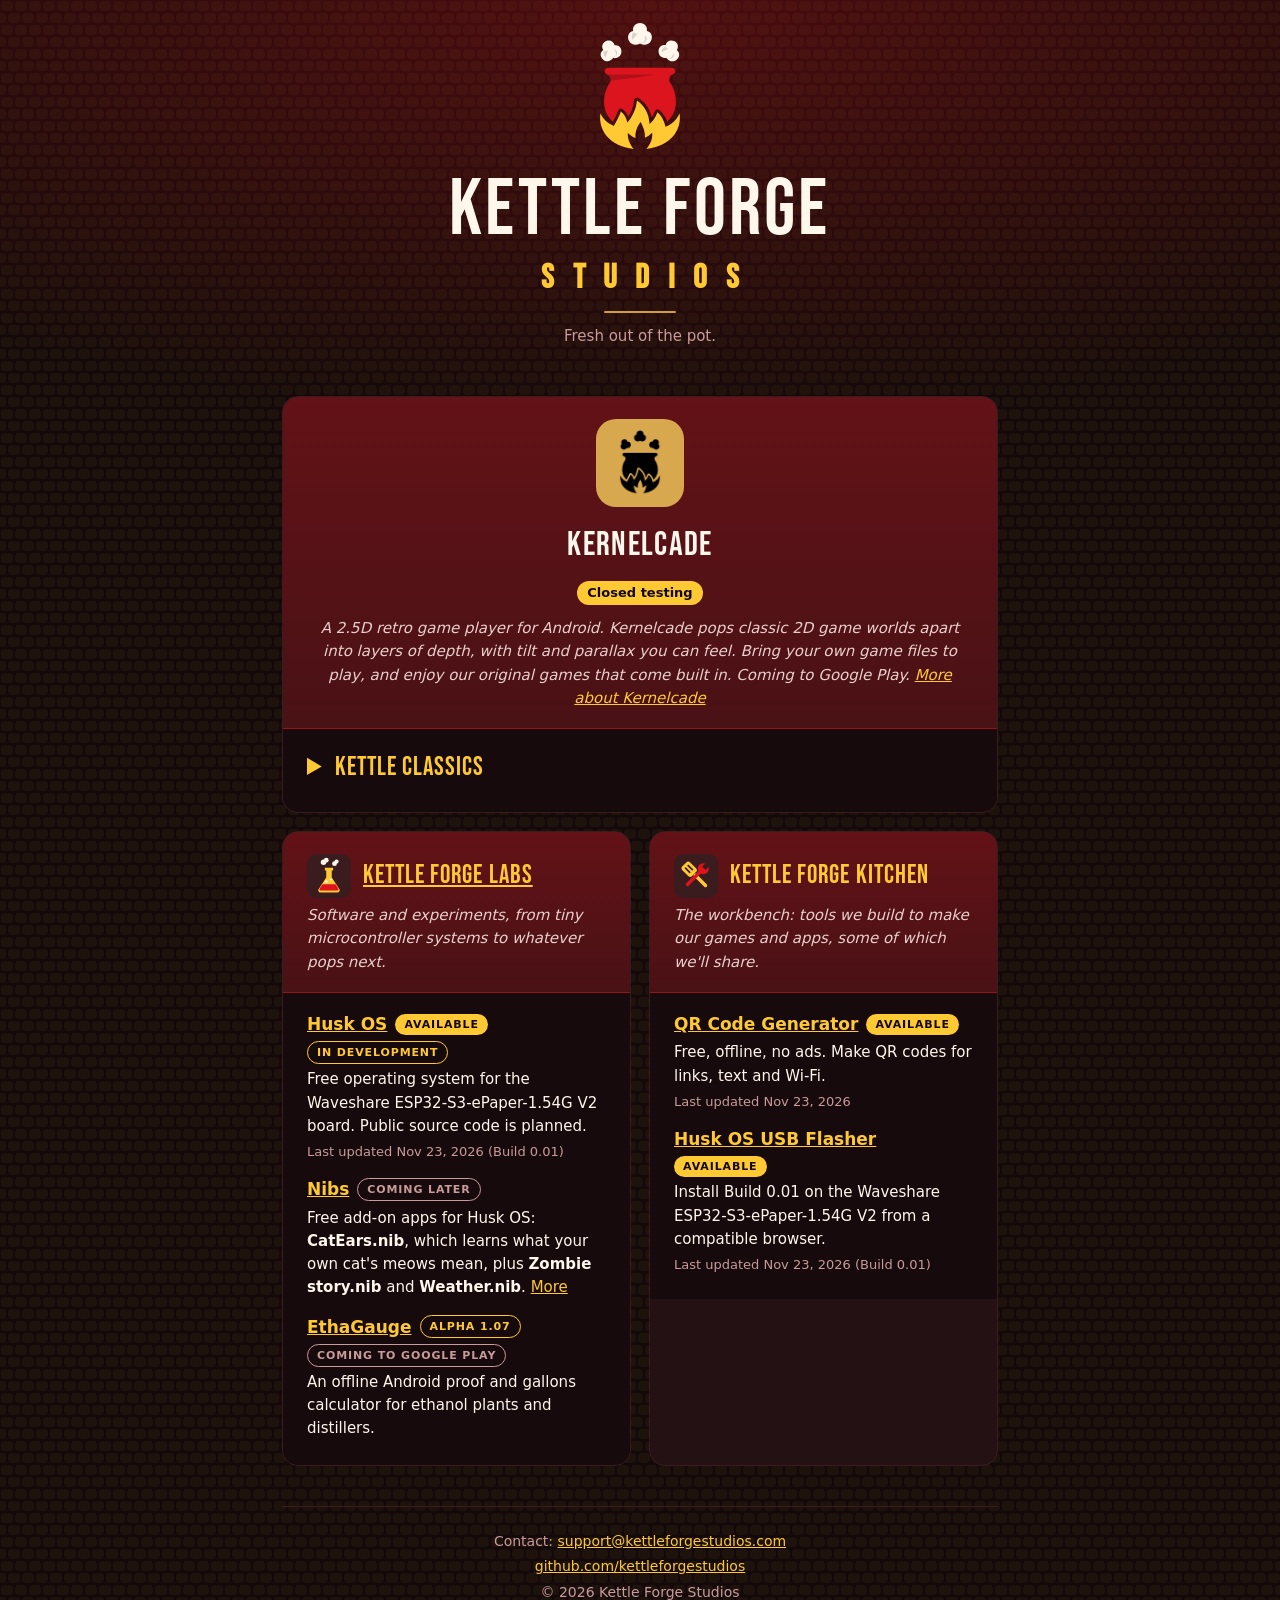
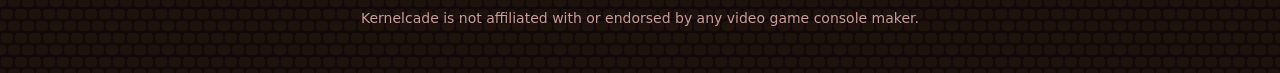
<file: index.html>
<!DOCTYPE html>
<html lang="en">
<head>
<meta charset="utf-8">
<meta name="viewport" content="width=device-width, initial-scale=1">
<title>Kettle Forge Studios</title>
<meta name="description" content="Kettle Forge Studios: games, apps and tools, forged in the kettle. Makers of Kernelcade, a 2.5D retro game player for Android.">
<meta name="theme-color" content="#14090A">
<link rel="icon" type="image/png" href="favicon.png">
<link rel="apple-touch-icon" href="assets/brand/kfs-icon-180.png">
<style>
  :root {
    --bg: #14090A; --surface: #241113; --line: #3a1c1f;
    --red: #DC141E; --gold: #FFC933; --text: #FFF7EC; --dim: #C99B9B;
  }
  * { box-sizing: border-box; }
  html, body { margin: 0; }
  body {
    background: var(--bg); color: var(--text);
    font: 17px/1.55 system-ui, -apple-system, "Segoe UI", Roboto, sans-serif;
  }
  main { max-width: 760px; margin: 0 auto; padding: 20px 22px 40px; }
  .brand { text-align: center; margin-bottom: 48px; }
  .kettle { height: 132px; width: auto; display: block; margin: 0 auto 14px; }
  /* Title font: Bebas Neue (SIL Open Font License, see assets/fonts/bebas-neue-OFL.txt). Self-hosted. */
  @font-face { font-family: "Bebas Neue"; src: url("assets/fonts/bebas-neue.woff2") format("woff2"); font-display: swap; }
  h1 {
    margin: 0; font-family: "Bebas Neue", system-ui, sans-serif; font-weight: 400;
    font-size: clamp(50px, 13vw, 80px); letter-spacing: .04em;
    text-transform: uppercase; line-height: 1.1;
  }
  h1 span {
    display: block; color: var(--gold); margin-top: 6px;
    font-size: .42em; font-weight: 600; letter-spacing: .55em;
    padding-left: .55em; /* balances the trailing letter-space so it stays centered */
  }
  .tag { color: var(--dim); margin: 12px 0 0; font-size: 15px; }
  .blurb { color: var(--dim); font-size: 15px; font-style: italic; }
  .items { margin-top: 14px; padding-top: 14px; border-top: 1px solid var(--line); display: grid; gap: 14px; }
  .item p { font-size: 15px; }
  .item p.updated { font-size: 13px; color: var(--dim); margin-top: 4px; }
  /* Item heading: title on the left, status tags to its right (they wrap under it on narrow screens) */
  .item-head { display: flex; flex-wrap: wrap; align-items: center; gap: 4px 8px; margin-bottom: 4px; }
  .item-head .item-title { font-weight: 700; }
  .item-head .state { margin: 0; }
  .state { display: inline-block; font-size: 11px; font-weight: 700; letter-spacing: .08em;
    text-transform: uppercase; border-radius: 999px; padding: 2px 9px; margin-bottom: 5px; }
  .state.now { background: var(--gold); color: var(--bg); }
  .state.soon { border: 1px solid var(--dim); color: var(--dim); }
  .state.dev { border: 1px solid var(--gold); color: var(--gold); }
  .rule { width: 72px; height: 2px; border: 0; margin: 14px auto 0; background: var(--gold); opacity: .8; border-radius: 2px; }
  .card {
    background: var(--surface); border: 1px solid var(--line);
    border-radius: 16px; padding: 24px; margin: 0 0 18px;
  }
  .app { display: flex; gap: 20px; align-items: center; }
  .app img { width: 88px; height: 88px; border-radius: 20px; flex: none; }
  h2 { margin: 0 0 6px; font-size: 22px; }
  .pill {
    display: inline-block; font-size: 13px; font-weight: 600;
    color: var(--bg); background: var(--gold);
    padding: 2px 10px; border-radius: 99px; margin-bottom: 8px;
  }
  p { margin: 0; color: var(--text); }
  .muted { color: var(--dim); }
  .grid { display: grid; gap: 18px; grid-template-columns: 1fr 1fr; }
  .grid .card { margin: 0; }
  h3 { margin: 0 0 6px; font-size: 18px; color: var(--gold); }
  .sub-head { display: flex; align-items: center; gap: 12px; margin-bottom: 6px; }
  .sub-head img { width: 44px; height: 44px; flex: none; }
  .sub-head h3 { margin: 0; }
  a { color: var(--gold); }
  .try { margin-top: 16px; padding-top: 14px; border-top: 1px solid var(--line); }
  .small { font-size: 13px; margin-top: 8px; }
  a.play {
    display: inline-block; font-weight: 700; text-decoration: none;
    color: var(--bg); background: var(--gold);
    padding: 10px 20px; border-radius: 12px;
  }
  footer {
    margin-top: 40px; padding-top: 20px; border-top: 1px solid var(--line);
    color: var(--dim); font-size: 14px; text-align: center;
  }
  footer p { color: var(--dim); margin: 4px 0; }
  @media (max-width: 560px) {
    .grid { grid-template-columns: 1fr; }
    .app { flex-direction: column; text-align: center; }
  }

/* Headings: Bebas Neue (OFL, /assets/fonts/bebas-neue-OFL.txt) */
h2, h3 { font-family: "Bebas Neue", system-ui, sans-serif; font-weight: 400; letter-spacing: .04em; }
  h2 { font-size: 34px; }
  h3 { font-size: 26px; }
  /* Card header band: icon, title and short description stand out above the details */
  .card { padding: 0; overflow: hidden; }
  .card-head { padding: 22px 24px 18px; border-bottom: 1px solid var(--line);
    background: linear-gradient(180deg, rgba(220,20,30,.34), rgba(220,20,30,.20)); border-bottom-color: rgba(220,20,30,.45); }
  .card-body { padding: 18px 24px 24px; background: #170A0C; }
  .center { text-align: center; }
  .app-icon { width: 88px; height: 88px; border-radius: 20px; display: block; margin: 0 auto 12px; }
  .card-head .blurb { color: #E9CFCB; margin-top: 4px; }
  .card-head h2 { margin: 6px 0 6px; }
  .items { margin-top: 0; padding-top: 18px; border-top: 0; }

  .classics summary {
    cursor: pointer; color: var(--gold);
    font: 400 26px/1.2 "Bebas Neue", system-ui, sans-serif; letter-spacing: .04em;
    padding-block: 5px;
  }
  .classics-list { list-style: none; padding: 0; margin: 10px 0 0; }
  .classics-list li { border-top: 1px solid var(--line); }
  .classics-game {
    display: grid; grid-template-columns: minmax(0, 1fr) auto; gap: 12px;
    align-items: center; padding: 10px 0;
  }
  .classics-title { display: block; color: var(--text); font-weight: 700; line-height: 1.25; }
  .classics-meta { display: flex; flex-wrap: wrap; align-items: center; gap: 4px 8px; margin-top: 3px; color: var(--dim); font-size: 13px; }
  .classics-heading { display: flex; flex-wrap: wrap; align-items: center; gap: 3px 8px; }
  .classics-heading .state { margin: 0; }
  .classics-actions { display: flex; flex-wrap: wrap; gap: 0 14px; align-items: center; }
  .classics-actions a {
    display: inline-flex; align-items: center; min-height: 36px;
    font-size: 14px; font-weight: 700; white-space: nowrap;
  }
  .classics-download { color: var(--dim); }
  @media (max-width: 560px) {
    .classics-game { grid-template-columns: 1fr; gap: 1px; }
  }
</style>
<link rel="stylesheet" href="/assets/bg/textures.css">
</head>
<body class="tex-6">
<script src="/assets/bg/textures.js"></script>
<main>
  <header class="brand">
    <!-- Studio mark: a kettle with popcorn popping out over a forge flame -->
    <img class="kettle" src="assets/brand/kfs-mark.svg" alt="">
    <h1>Kettle Forge <span>Studios</span></h1>
    <hr class="rule">
    <p class="tag" id="tagline">Software, made under pressure.</p>
  </header>

  <section class="card">
    <div class="card-head center">
      <img class="app-icon" src="kernelcade-icon.png" alt="Kernelcade app icon" width="88" height="88">
      <h2>Kernelcade</h2>
      <span class="pill">Closed testing</span>
      <p class="blurb">A 2.5D retro game player for Android. Kernelcade pops classic 2D game
        worlds apart into layers of depth, with tilt and parallax you can feel.
        Bring your own game files to play, and enjoy our original games that come
        built in. Coming to Google Play. <a href="/kernelcade/">More about Kernelcade</a></p>
    </div>
    <div class="card-body classics">
      <details id="kettle-classics">
        <summary>Kettle Classics</summary>
        <ul class="classics-list">
          <li class="classics-game">
            <div>
              <div class="classics-heading"><span class="classics-title">Kernel Drop</span> <span id="kernel-drop-version" class="state now">Beta 0.29</span></div>
              <div class="classics-meta">Pocket</div>
            </div>
            <div class="classics-actions">
              <a class="classics-play" href="/play" aria-label="Play Kernel Drop in browser">Play in browser</a>
              <a class="classics-download" href="/assets/play/kernel-drop.gb" download aria-label="Download Kernel Drop ROM">Download ROM</a>
            </div>
          </li>
          <li class="classics-game">
            <div>
              <div class="classics-heading"><span class="classics-title">Planting Puzzle</span> <span class="state dev">Alpha 0.01</span></div>
              <div class="classics-meta">Pocket Color</div>
            </div>
            <div class="classics-actions">
              <a class="classics-play" href="/play?game=planting-puzzle" aria-label="Play Planting Puzzle in browser">Play in browser</a>
              <a class="classics-download" href="/assets/play/planting-puzzle.gbc" download aria-label="Download Planting Puzzle ROM">Download ROM</a>
            </div>
          </li>
          <li class="classics-game">
            <div>
              <div class="classics-heading"><span class="classics-title">Fields of Silk</span> <span class="state dev">Alpha 0.02</span></div>
              <div class="classics-meta">8-Bit</div>
            </div>
            <div class="classics-actions">
              <a class="classics-play" href="/play-nes" aria-label="Play Fields of Silk in browser">Play in browser</a>
              <a class="classics-download" href="/assets/play/fields-of-silk.nes" download aria-label="Download Fields of Silk ROM">Download ROM</a>
            </div>
          </li>
        </ul>
      </details>
    </div>
  </section>

  <div class="grid">
    <section class="card" id="labs">
      <div class="card-head">
        <div class="sub-head"><img src="assets/brand/labs-icon.svg" alt=""><h3><a href="#labs">Kettle Forge Labs</a></h3></div>
      <p class="blurb">Software and experiments, from tiny
        microcontroller systems to whatever pops next.</p>
      </div>
      <div class="card-body items">
        <div class="item">
          <div class="item-head"><a class="item-title" href="/husk-os/">Husk OS</a> <span class="state now">Available</span> <span class="state dev">In development</span></div>
          <p>Free operating system for the Waveshare ESP32-S3-ePaper-1.54G V2 board. Public source code is planned.</p>
          <!-- Change this date (and the one on /husk-os/) whenever a new Husk OS build is published. -->
          <p class="updated">Last updated <time datetime="2026-11-23">Nov 23, 2026</time> (Build 0.01)</p>
        </div>
        <div class="item">
          <div class="item-head"><a class="item-title" href="/husk-os/#nibs">Nibs</a> <span class="state soon">Coming later</span></div>
          <p>Free add-on apps for Husk OS: <strong>CatEars.nib</strong>,
            which learns what your own cat's meows mean, plus <strong>Zombie story.nib</strong>
            and <strong>Weather.nib</strong>. <a href="/husk-os/#nibs">More</a></p>
        </div>
        <div class="item">
          <div class="item-head"><a class="item-title" href="/ethagauge/">EthaGauge</a> <span class="state dev">Alpha 1.07</span> <span class="state soon">Coming to Google Play</span></div>
          <p>An offline Android proof and
            gallons calculator for ethanol plants and distillers.</p>
        </div>
      </div>
    </section>
    <section class="card">
      <div class="card-head">
        <div class="sub-head"><img src="assets/brand/kitchen-icon.svg" alt=""><h3>Kettle Forge Kitchen</h3></div>
      <p class="blurb">The workbench: tools we build to make our games and
        apps, some of which we'll share.</p>
      </div>
      <div class="card-body items">
        <div class="item">
          <div class="item-head"><a class="item-title" href="/qr">QR Code Generator</a> <span class="state now">Available</span></div>
          <p>Free, offline, no ads. Make QR codes for
            links, text and Wi-Fi.</p>
          <!-- Change this date whenever the QR Code Generator (qr.html) changes. -->
          <p class="updated">Last updated <time datetime="2026-11-23">Nov 23, 2026</time></p>
        </div>
        <div class="item">
          <div class="item-head"><a class="item-title" href="/husk-os/#flash">Husk OS USB Flasher</a> <span class="state now">Available</span></div>
          <p>Install Build 0.01 on the Waveshare ESP32-S3-ePaper-1.54G V2 from a compatible browser.</p>
          <!-- Change this date whenever the USB flasher or its Husk OS build changes. -->
          <p class="updated">Last updated <time datetime="2026-11-23">Nov 23, 2026</time> (Build 0.01)</p>
        </div>
      </div>
    </section>
  </div>

  <footer>
    <p>Contact: <a href="mailto:support@kettleforgestudios.com">support@kettleforgestudios.com</a></p>
    <p><a href="https://github.com/kettleforgestudios">github.com/kettleforgestudios</a></p>
    <p>&copy; 2026 Kettle Forge Studios</p>
    <p>Kernelcade is not affiliated with or endorsed by any video game console maker.</p>
  </footer>
</main>
<script>
  // A different tagline on each visit. The HTML text above is the default
  // (shown if scripts are off). Add or remove lines here freely.
  (function () {
    var lines = [
      "Software, made under pressure.",
      "Built to pop.",
      "Fresh out of the pot.",
      "Popped, not pressed.",
      "Stirred, not shaken.",
      "Butter optional.",
      "88% More Kernel !!!",
      "Pressure tested, extra crunchy.",
      "Small batch code, aged in charred oak.",
      "This side hot ♨",
      "Distilled from pure kernel.",
      "200 proof code."
    ];
    var el = document.getElementById("tagline");
    if (el) el.textContent = lines[Math.floor(Math.random() * lines.length)];
  })();
</script>
</body>
</html>
</file>
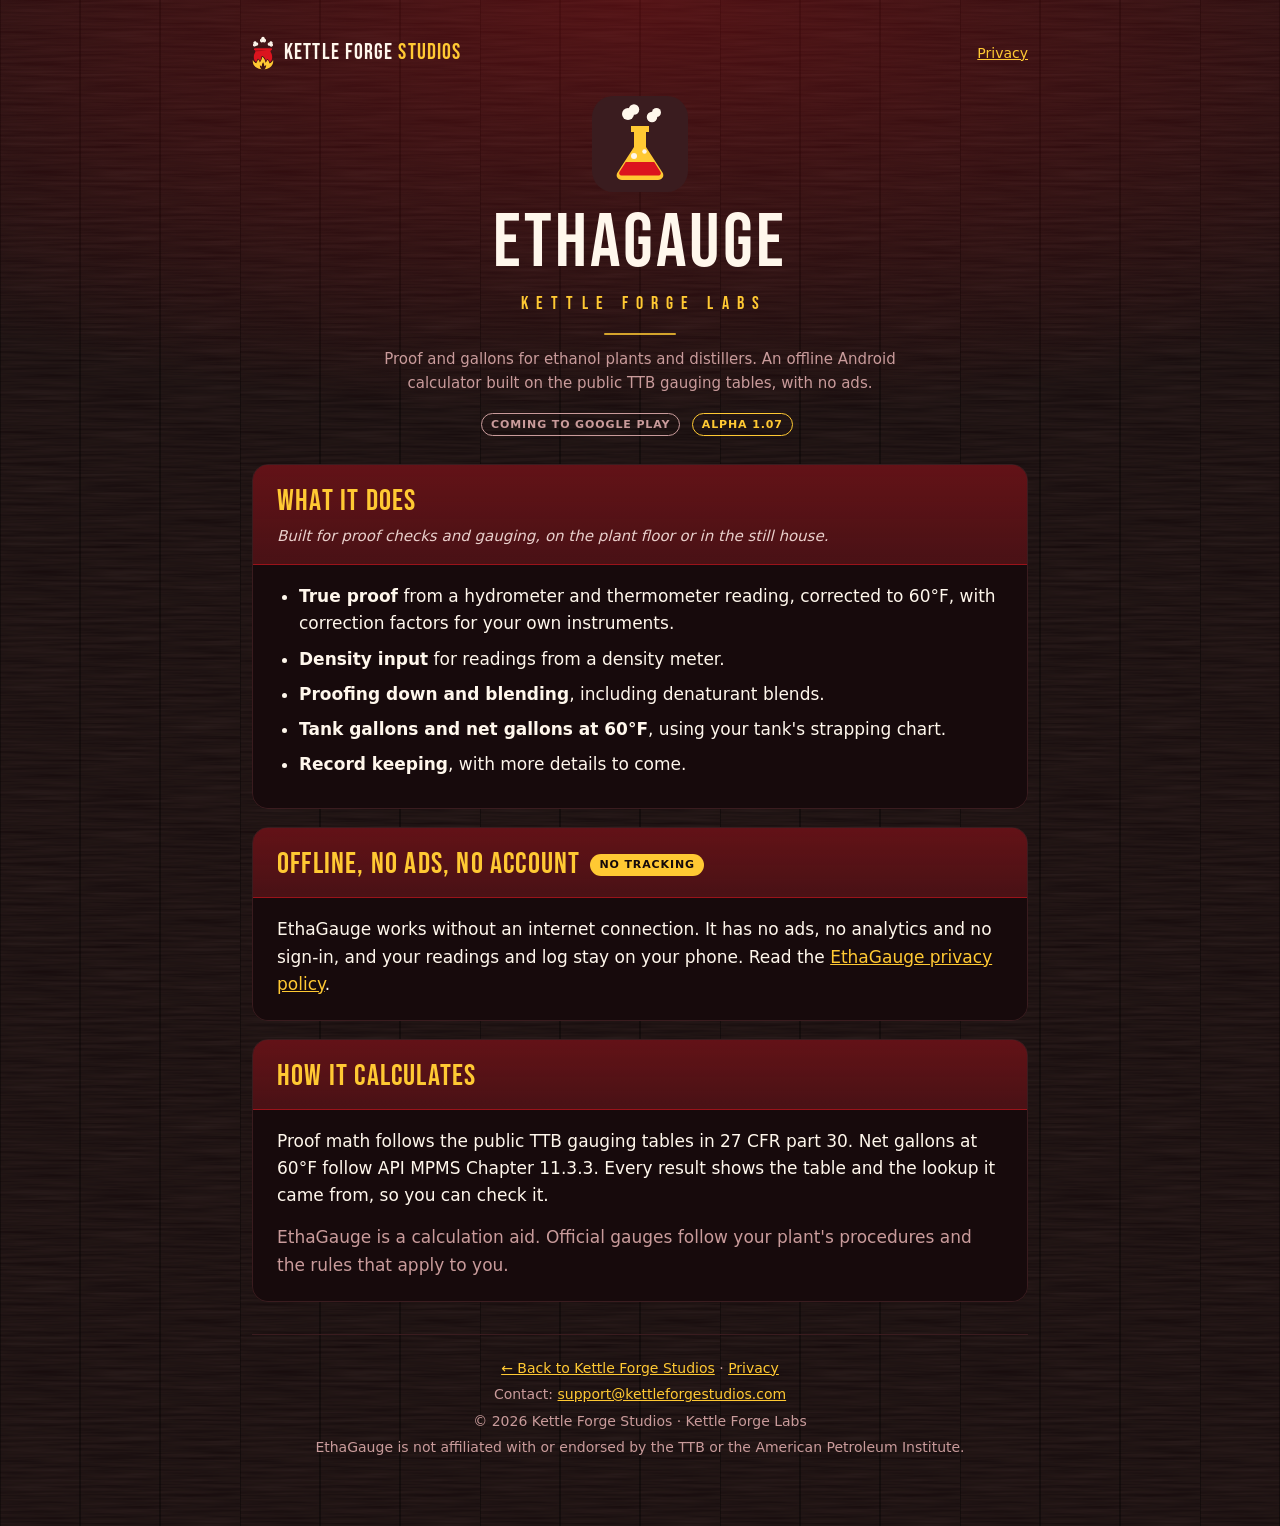
<file: ethagauge/index.html>
<!DOCTYPE html>
<html lang="en">
<head>
<meta charset="utf-8">
<meta name="viewport" content="width=device-width, initial-scale=1">
<title>EthaGauge | Kettle Forge Labs</title>
<meta name="description" content="EthaGauge is an offline Android proof and gallons calculator for ethanol plants and distillers, from Kettle Forge Labs. Works offline, with no ads.">
<meta name="theme-color" content="#14090A">
<link rel="icon" type="image/png" href="/favicon.png">
<style>
:root{--bg:#14090A;--surface:#241113;--line:#3a1c1f;--gold:#FFC933;--text:#FFF7EC;--dim:#C99B9B}
*{box-sizing:border-box}body{margin:0;background:var(--bg);color:var(--text);font:17px/1.6 system-ui,-apple-system,"Segoe UI",sans-serif}
main{max-width:820px;margin:auto;padding:36px 22px 64px}a{color:var(--gold)}
p{margin:0 0 15px}ul{padding-left:22px;margin:0 0 15px}li{margin-bottom:8px}
.card-body p,.card-body li{color:var(--text)}.card-body .muted{color:var(--dim)}
</style>
<link rel="stylesheet" href="/assets/bg/textures.css">
<link rel="stylesheet" href="/assets/site.css">
</head>
<body class="tex-6">
<script src="/assets/bg/textures.js"></script>
<main>
<nav class="site-top"><a class="home" href="/"><img src="/assets/brand/kfs-mark.svg" alt=""><span>Kettle Forge <b>Studios</b></span></a><a class="side" href="/ethagauge/privacy">Privacy</a></nav>

<header class="page-head">
  <!-- Placeholder icon (Kettle Forge Labs flask) until EthaGauge has its own. -->
  <img class="head-icon" src="/assets/brand/labs-icon.svg" alt="">
  <h1>EthaGauge</h1>
  <span class="kicker">Kettle Forge Labs</span>
  <hr class="rule">
  <p class="tagline">Proof and gallons for ethanol plants and distillers. An offline Android calculator built on the public TTB gauging tables, with no ads.</p>
  <p class="status-line"><span class="state soon">Coming to Google Play</span> <span class="state dev">Alpha 1.07</span></p>
</header>

<section class="kf-card">
  <div class="card-head">
    <h2>What it does</h2>
    <p class="blurb">Built for proof checks and gauging, on the plant floor or in the still house.</p>
  </div>
  <div class="card-body">
    <ul>
      <li><strong>True proof</strong> from a hydrometer and thermometer reading, corrected to 60&deg;F, with correction factors for your own instruments.</li>
      <li><strong>Density input</strong> for readings from a density meter.</li>
      <li><strong>Proofing down and blending</strong>, including denaturant blends.</li>
      <li><strong>Tank gallons and net gallons at 60&deg;F</strong>, using your tank's strapping chart.</li>
      <li><strong>Record keeping</strong>, with more details to come.</li>
    </ul>
  </div>
</section>

<section class="kf-card">
  <div class="card-head">
    <div class="title-tags"><h2>Offline, no ads, no account</h2> <span class="state now">No tracking</span></div>
  </div>
  <div class="card-body">
    <p>EthaGauge works without an internet connection. It has no ads, no analytics and no sign-in, and your readings and log stay on your phone. Read the <a href="/ethagauge/privacy">EthaGauge privacy policy</a>.</p>
  </div>
</section>

<section class="kf-card">
  <div class="card-head">
    <h2>How it calculates</h2>
  </div>
  <div class="card-body">
    <p>Proof math follows the public TTB gauging tables in 27 CFR part 30. Net gallons at 60&deg;F follow API MPMS Chapter 11.3.3. Every result shows the table and the lookup it came from, so you can check it.</p>
    <p class="muted">EthaGauge is a calculation aid. Official gauges follow your plant's procedures and the rules that apply to you.</p>
  </div>
</section>

<footer class="kf-footer">
  <p><a href="/">&larr; Back to Kettle Forge Studios</a> · <a href="/ethagauge/privacy">Privacy</a></p>
  <p>Contact: <a href="mailto:support@kettleforgestudios.com">support@kettleforgestudios.com</a></p>
  <p>&copy; 2026 Kettle Forge Studios · Kettle Forge Labs</p>
  <p>EthaGauge is not affiliated with or endorsed by the TTB or the American Petroleum Institute.</p>
</footer>
</main>
</body>
</html>
</file>
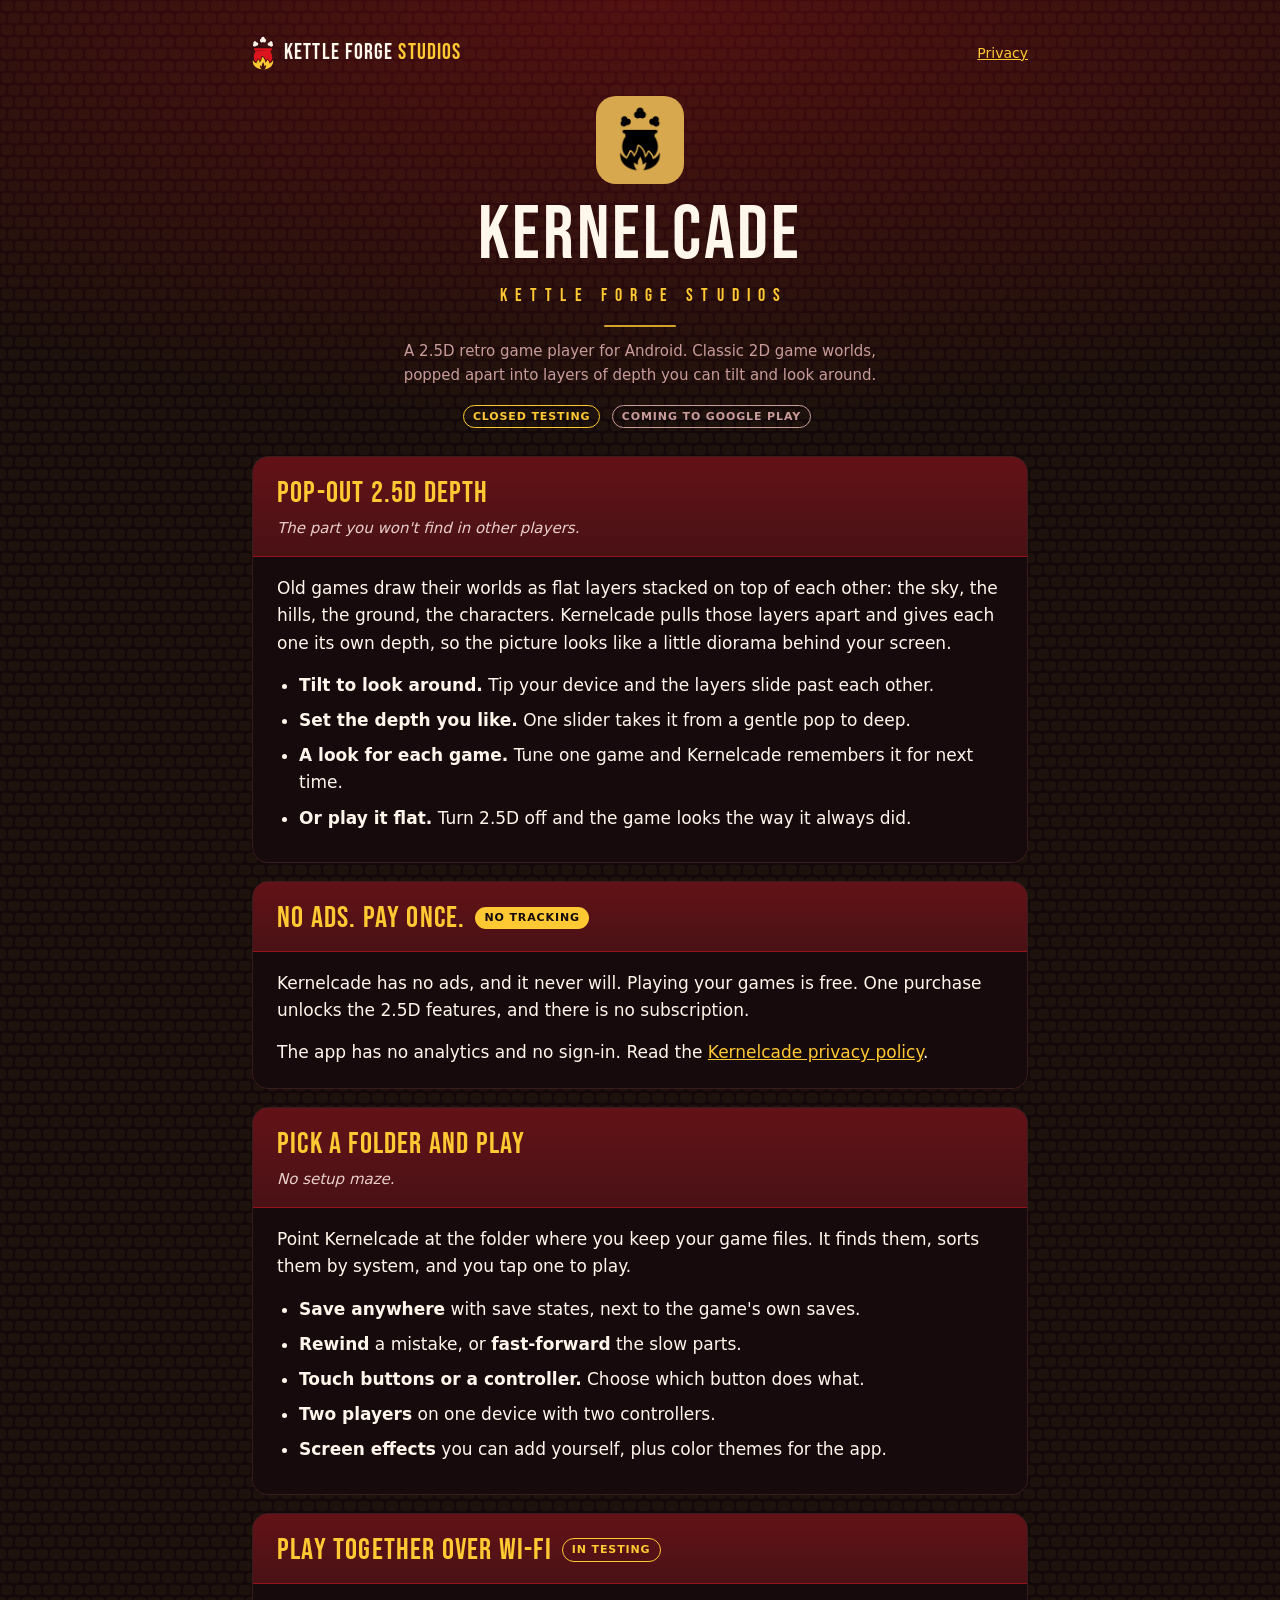
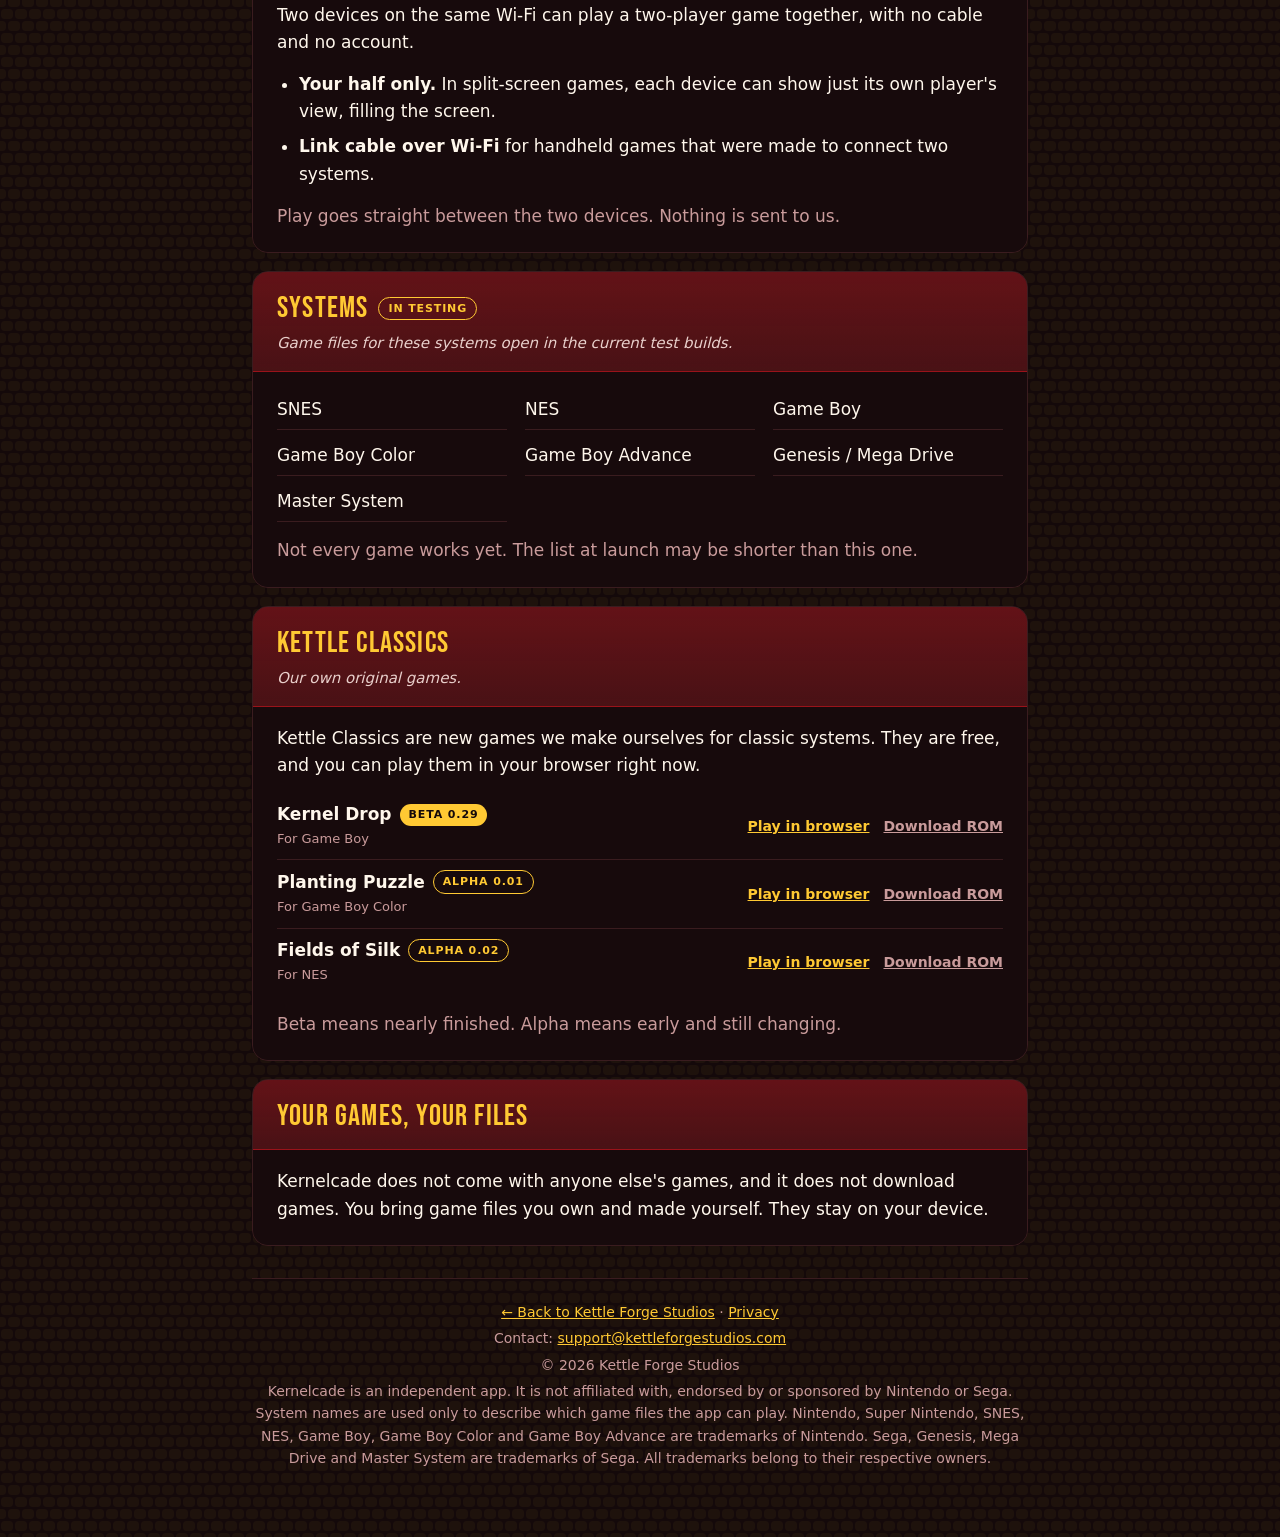
<file: kernelcade/index.html>
<!DOCTYPE html>
<html lang="en">
<head>
<meta charset="utf-8">
<meta name="viewport" content="width=device-width, initial-scale=1">
<title>Kernelcade | Kettle Forge Studios</title>
<meta name="description" content="Kernelcade is a 2.5D retro game player for Android from Kettle Forge Studios. It pops classic 2D games apart into layers of depth. No ads, no subscription.">
<meta name="theme-color" content="#14090A">
<link rel="icon" type="image/png" href="/favicon.png">
<style>
:root{--bg:#14090A;--surface:#241113;--line:#3a1c1f;--gold:#FFC933;--text:#FFF7EC;--dim:#C99B9B}
*{box-sizing:border-box}body{margin:0;background:var(--bg);color:var(--text);font:17px/1.6 system-ui,-apple-system,"Segoe UI",sans-serif}
main{max-width:820px;margin:auto;padding:36px 22px 64px}a{color:var(--gold)}
p{margin:0 0 15px}ul{padding-left:22px;margin:0 0 15px}li{margin-bottom:8px}
.card-body p,.card-body li{color:var(--text)}.card-body .muted{color:var(--dim)}
.page-head .head-icon.app{border-radius:20px;width:88px;height:88px}
/* Systems list: two columns on wide screens, one on phones */
.systems{list-style:none;padding:0;display:grid;grid-template-columns:repeat(auto-fit,minmax(210px,1fr));gap:6px 18px}
.systems li{margin:0;padding:6px 0;border-bottom:1px solid var(--line)}
/* Kettle Classics list (same look as the home page) */
.classics-list{list-style:none;padding:0;margin:0 0 15px}
.classics-list li{margin:0;border-top:1px solid var(--line)}
.classics-list li:first-child{border-top:0}
.classics-game{display:grid;grid-template-columns:minmax(0,1fr) auto;gap:12px;align-items:center;padding:10px 0}
.classics-title{color:var(--text);font-weight:700;line-height:1.25}
.classics-meta{margin-top:3px;color:var(--dim);font-size:13px}
.classics-heading{display:flex;flex-wrap:wrap;align-items:center;gap:3px 8px}
.classics-heading .state{margin:0}
.classics-actions{display:flex;flex-wrap:wrap;gap:0 14px;align-items:center}
.classics-actions a{display:inline-flex;align-items:center;min-height:36px;font-size:14px;font-weight:700;white-space:nowrap}
.classics-download{color:var(--dim)}
@media (max-width:560px){.classics-game{grid-template-columns:1fr;gap:1px}}
</style>
<link rel="stylesheet" href="/assets/bg/textures.css">
<link rel="stylesheet" href="/assets/site.css">
</head>
<body class="tex-6">
<script src="/assets/bg/textures.js"></script>
<main>
<nav class="site-top"><a class="home" href="/"><img src="/assets/brand/kfs-mark.svg" alt=""><span>Kettle Forge <b>Studios</b></span></a><a class="side" href="/privacy">Privacy</a></nav>

<header class="page-head">
  <img class="head-icon app" src="/kernelcade-icon.png" alt="Kernelcade app icon">
  <h1>Kernelcade</h1>
  <span class="kicker">Kettle Forge Studios</span>
  <hr class="rule">
  <p class="tagline">A 2.5D retro game player for Android. Classic 2D game worlds, popped apart into layers of depth you can tilt and look around.</p>
  <!-- Change these labels when Kernelcade moves from closed testing to Google Play. -->
  <p class="status-line"><span class="state dev">Closed testing</span> <span class="state soon">Coming to Google Play</span></p>
</header>

<section class="kf-card">
  <div class="card-head">
    <h2>Pop-out 2.5D depth</h2>
    <p class="blurb">The part you won't find in other players.</p>
  </div>
  <div class="card-body">
    <p>Old games draw their worlds as flat layers stacked on top of each other: the sky, the hills, the ground, the characters. Kernelcade pulls those layers apart and gives each one its own depth, so the picture looks like a little diorama behind your screen.</p>
    <ul>
      <li><strong>Tilt to look around.</strong> Tip your device and the layers slide past each other.</li>
      <li><strong>Set the depth you like.</strong> One slider takes it from a gentle pop to deep.</li>
      <li><strong>A look for each game.</strong> Tune one game and Kernelcade remembers it for next time.</li>
      <li><strong>Or play it flat.</strong> Turn 2.5D off and the game looks the way it always did.</li>
    </ul>
  </div>
</section>

<section class="kf-card">
  <div class="card-head">
    <div class="title-tags"><h2>No ads. Pay once.</h2> <span class="state now">No tracking</span></div>
  </div>
  <div class="card-body">
    <p>Kernelcade has no ads, and it never will. Playing your games is free. One purchase unlocks the 2.5D features, and there is no subscription.</p>
    <p>The app has no analytics and no sign-in. Read the <a href="/privacy">Kernelcade privacy policy</a>.</p>
  </div>
</section>

<section class="kf-card">
  <div class="card-head">
    <h2>Pick a folder and play</h2>
    <p class="blurb">No setup maze.</p>
  </div>
  <div class="card-body">
    <p>Point Kernelcade at the folder where you keep your game files. It finds them, sorts them by system, and you tap one to play.</p>
    <ul>
      <li><strong>Save anywhere</strong> with save states, next to the game's own saves.</li>
      <li><strong>Rewind</strong> a mistake, or <strong>fast-forward</strong> the slow parts.</li>
      <li><strong>Touch buttons or a controller.</strong> Choose which button does what.</li>
      <li><strong>Two players</strong> on one device with two controllers.</li>
      <li><strong>Screen effects</strong> you can add yourself, plus color themes for the app.</li>
    </ul>
  </div>
</section>

<section class="kf-card">
  <div class="card-head">
    <div class="title-tags"><h2>Play together over Wi-Fi</h2> <span class="state dev">In testing</span></div>
  </div>
  <div class="card-body">
    <p>Two devices on the same Wi-Fi can play a two-player game together, with no cable and no account.</p>
    <ul>
      <li><strong>Your half only.</strong> In split-screen games, each device can show just its own player's view, filling the screen.</li>
      <li><strong>Link cable over Wi-Fi</strong> for handheld games that were made to connect two systems.</li>
    </ul>
    <p class="muted">Play goes straight between the two devices. Nothing is sent to us.</p>
  </div>
</section>

<section class="kf-card">
  <div class="card-head">
    <div class="title-tags"><h2>Systems</h2> <span class="state dev">In testing</span></div>
    <p class="blurb">Game files for these systems open in the current test builds.</p>
  </div>
  <div class="card-body">
    <ul class="systems">
      <li>SNES</li>
      <li>NES</li>
      <li>Game Boy</li>
      <li>Game Boy Color</li>
      <li>Game Boy Advance</li>
      <li>Genesis / Mega Drive</li>
      <li>Master System</li>
    </ul>
    <p class="muted">Not every game works yet. The list at launch may be shorter than this one.</p>
  </div>
</section>

<section class="kf-card">
  <div class="card-head">
    <h2>Kettle Classics</h2>
    <p class="blurb">Our own original games.</p>
  </div>
  <div class="card-body">
    <p>Kettle Classics are new games we make ourselves for classic systems. They are free, and you can play them in your browser right now.</p>
    <!-- Keep this list the same as the Kettle Classics list on the home page (/index.html).
         The Kernel Drop number is filled in by .github/workflows/sync-kernel-drop.yml.
         Change the other two by hand when a new version ships.
         Version rule: every app or game starts at 0.01 and adds 0.01 with each published build. -->
    <ul class="classics-list">
      <li class="classics-game">
        <div>
          <div class="classics-heading"><span class="classics-title">Kernel Drop</span> <span id="kernel-drop-version" class="state now">Beta 0.29</span></div>
          <div class="classics-meta">For Game Boy</div>
        </div>
        <div class="classics-actions">
          <a class="classics-play" href="/play" aria-label="Play Kernel Drop in browser">Play in browser</a>
          <a class="classics-download" href="/assets/play/kernel-drop.gb" download aria-label="Download Kernel Drop ROM">Download ROM</a>
        </div>
      </li>
      <li class="classics-game">
        <div>
          <div class="classics-heading"><span class="classics-title">Planting Puzzle</span> <span class="state dev">Alpha 0.01</span></div>
          <div class="classics-meta">For Game Boy Color</div>
        </div>
        <div class="classics-actions">
          <a class="classics-play" href="/play?game=planting-puzzle" aria-label="Play Planting Puzzle in browser">Play in browser</a>
          <a class="classics-download" href="/assets/play/planting-puzzle.gbc" download aria-label="Download Planting Puzzle ROM">Download ROM</a>
        </div>
      </li>
      <li class="classics-game">
        <div>
          <div class="classics-heading"><span class="classics-title">Fields of Silk</span> <span class="state dev">Alpha 0.02</span></div>
          <div class="classics-meta">For NES</div>
        </div>
        <div class="classics-actions">
          <a class="classics-play" href="/play-nes" aria-label="Play Fields of Silk in browser">Play in browser</a>
          <a class="classics-download" href="/assets/play/fields-of-silk.nes" download aria-label="Download Fields of Silk ROM">Download ROM</a>
        </div>
      </li>
    </ul>
    <p class="muted">Beta means nearly finished. Alpha means early and still changing.</p>
  </div>
</section>

<section class="kf-card">
  <div class="card-head">
    <h2>Your games, your files</h2>
  </div>
  <div class="card-body">
    <p>Kernelcade does not come with anyone else's games, and it does not download games. You bring game files you own and made yourself. They stay on your device.</p>
  </div>
</section>

<footer class="kf-footer">
  <p><a href="/">&larr; Back to Kettle Forge Studios</a> · <a href="/privacy">Privacy</a></p>
  <p>Contact: <a href="mailto:support@kettleforgestudios.com">support@kettleforgestudios.com</a></p>
  <p>&copy; 2026 Kettle Forge Studios</p>
  <p>Kernelcade is an independent app. It is not affiliated with, endorsed by or sponsored by Nintendo or Sega. System names are used only to describe which game files the app can play. Nintendo, Super Nintendo, SNES, NES, Game Boy, Game Boy Color and Game Boy Advance are trademarks of Nintendo. Sega, Genesis, Mega Drive and Master System are trademarks of Sega. All trademarks belong to their respective owners.</p>
</footer>
</main>
</body>
</html>
</file>
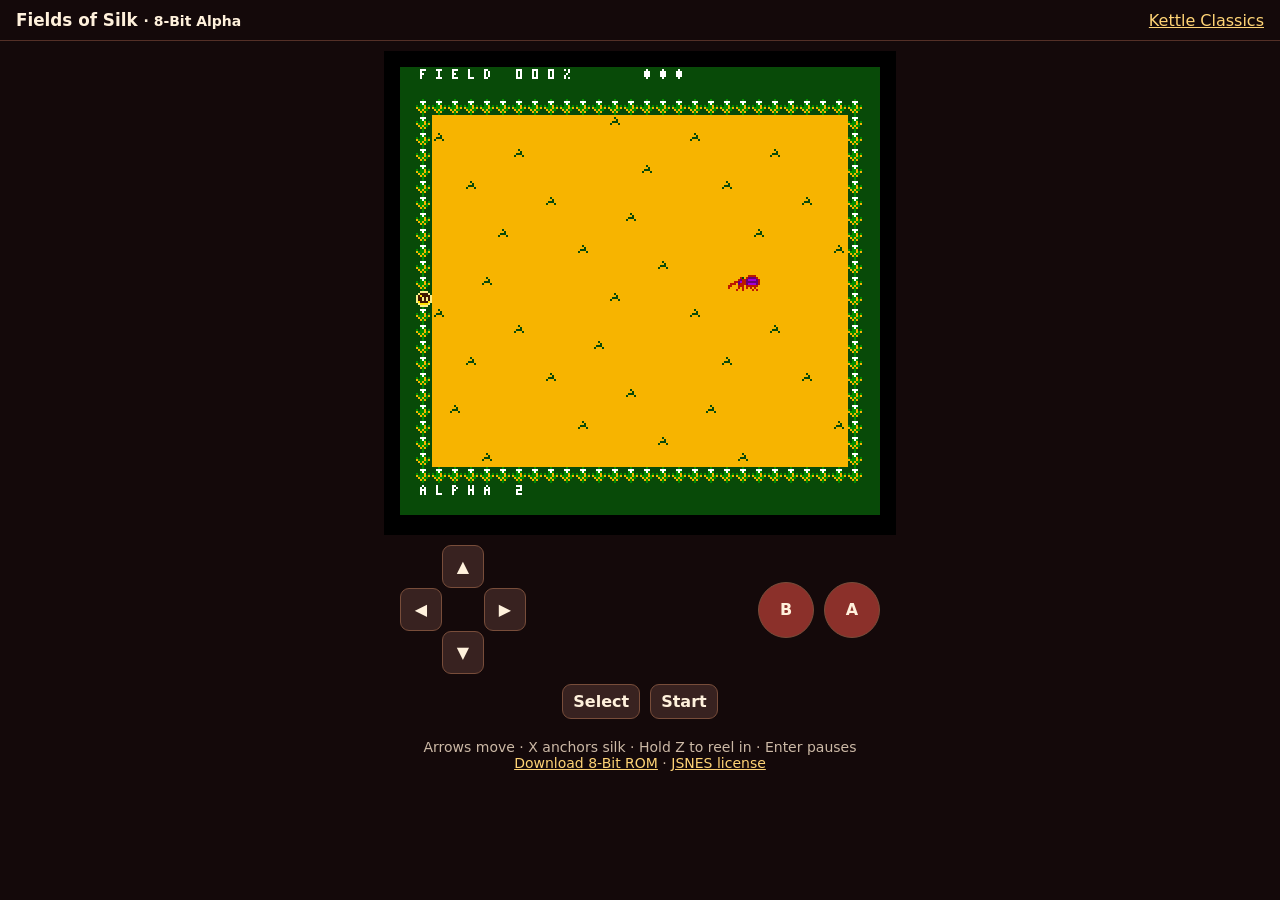
<file: play-nes.html>
<!doctype html>
<html lang="en">
<head>
<meta charset="utf-8">
<meta name="viewport" content="width=device-width, initial-scale=1, viewport-fit=cover">
<title>Fields of Silk — Kettle Forge Studios</title>
<meta name="theme-color" content="#14090a">
<link rel="icon" href="/kernelcade-icon.png">
<style>
  :root { color-scheme: dark; font: 16px system-ui, sans-serif; background: #14090a; color: #fff1dc; }
  * { box-sizing: border-box; }
  body { margin: 0; }
  header, footer { padding: 10px max(16px, env(safe-area-inset-left)); }
  header { display: flex; gap: 12px; align-items: center; justify-content: space-between; border-bottom: 1px solid #543027; }
  h1 { font-size: 1.05rem; margin: 0; }
  a { color: #ffd476; }
  main { display: grid; justify-items: center; gap: 10px; margin: 0 auto; padding: 10px; }
  #screen { width: min(100%, 512px, calc((100svh - 260px) * 256 / 240)); min-width: min(100%, 224px); aspect-ratio: 256 / 240; background: #000; }
  .controls { width: min(100%, 480px); display: flex; justify-content: space-between; align-items: center; gap: 8px; touch-action: none; user-select: none; }
  [data-input] { min-height: 43px; min-width: 42px; font: inherit; font-weight: 700; color: inherit; background: #382220; border: 1px solid #784d3a; border-radius: 9px; touch-action: none; }
  [data-input]:active, [data-input].held { background: #754236; }
  .dpad { display: grid; grid-template-columns: repeat(3, 42px); grid-template-rows: repeat(3, 43px); }
  [data-input="UP"] { grid-area: 1 / 2; }
  [data-input="LEFT"] { grid-area: 2 / 1; }
  [data-input="RIGHT"] { grid-area: 2 / 3; }
  [data-input="DOWN"] { grid-area: 3 / 2; }
  .face { display: flex; gap: 10px; }
  .face button { width: 56px; height: 56px; border-radius: 50%; background: #8b302a; }
  .meta { display: flex; gap: 10px; }
  .meta button { min-height: 35px; padding: 0 10px; }
  #status:empty { display: none; }
  footer { color: #ccb9a6; font-size: .875rem; text-align: center; }
  @media (orientation: landscape) and (max-height: 520px) {
    main { grid-template: "left game right" auto ". meta ." auto / 1fr auto 1fr; align-items: center; }
    #screen { grid-area: game; width: min(100%, calc((100svh - 105px) * 256 / 240)); }
    .controls { display: contents; }
    .dpad { grid-area: left; }
    .face { grid-area: right; }
    .meta { grid-area: meta; }
    #status { grid-column: 1 / -1; }
  }
</style>
</head>
<body>
<header>
  <h1>Fields of Silk <small>· 8-Bit Alpha</small></h1>
  <a href="/#kettle-classics">Kettle Classics</a>
</header>
<main>
  <div id="screen" aria-label="Fields of Silk game screen"></div>
  <p id="status" role="status">Loading Fields of Silk…</p>
  <div class="controls" aria-label="On-screen controls">
    <div class="dpad">
      <button type="button" data-input="UP" aria-label="Up">▲</button>
      <button type="button" data-input="LEFT" aria-label="Left">◀</button>
      <button type="button" data-input="RIGHT" aria-label="Right">▶</button>
      <button type="button" data-input="DOWN" aria-label="Down">▼</button>
    </div>
    <div class="face">
      <button type="button" data-input="B" aria-label="B, reel in silk">B</button>
      <button type="button" data-input="A" aria-label="A, anchor silk">A</button>
    </div>
  </div>
  <div class="meta">
    <button type="button" data-input="SELECT">Select</button>
    <button type="button" data-input="START">Start</button>
  </div>
</main>
<footer>
  Arrows move · X anchors silk · Hold Z to reel in · Enter pauses
  <br><a href="/assets/play/fields-of-silk.nes" download>Download 8-Bit ROM</a>
  · <a href="/assets/play/jsnes-license.txt">JSNES license</a>
</footer>
<script src="/assets/play/jsnes-3.0.0.min.js" defer></script>
<script src="/assets/play/fields-of-silk-web.js" defer></script>
</body>
</html>
</file>
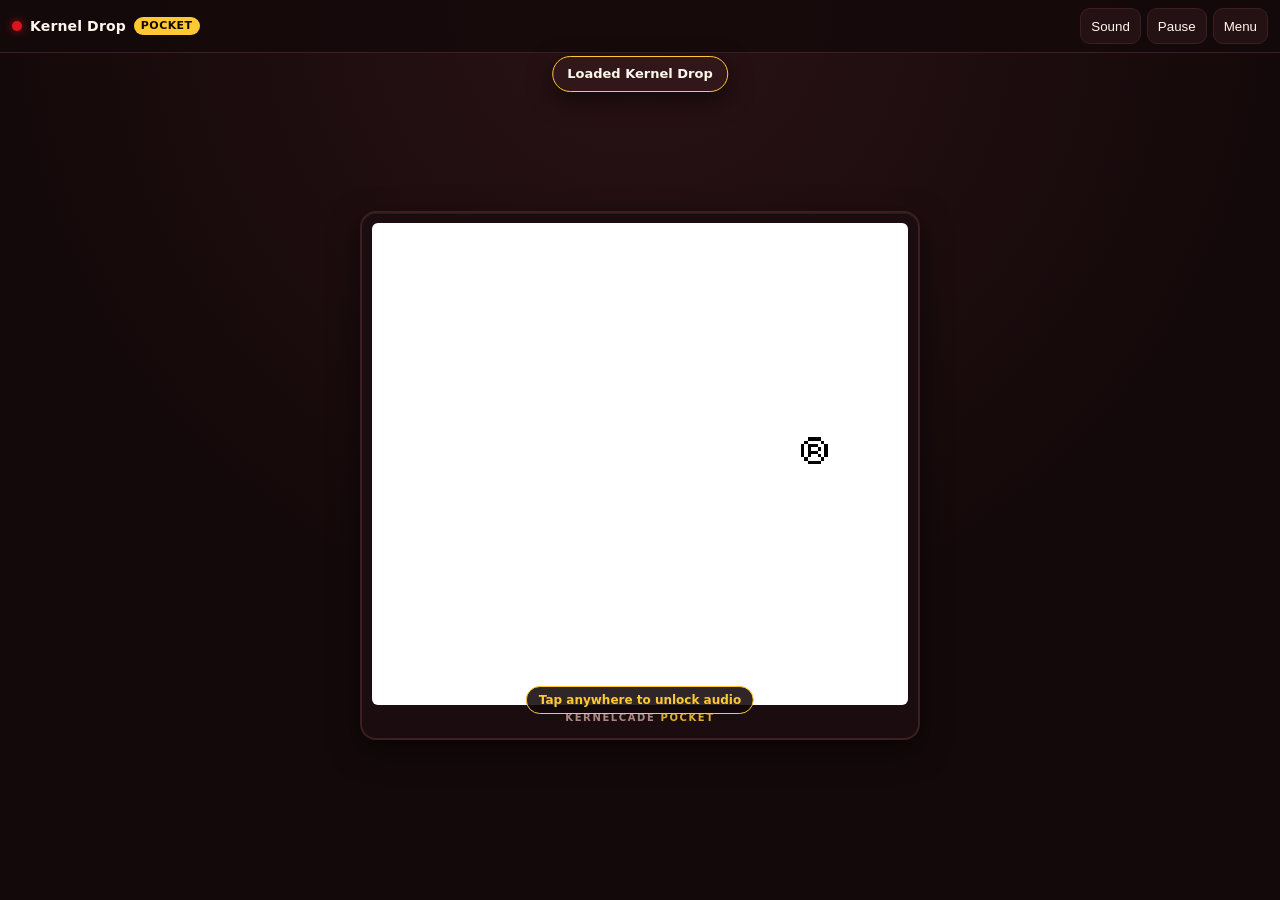
<file: play.html>
<!DOCTYPE html>
<html lang="en">
<head>
<meta charset="utf-8">
<meta name="viewport" content="width=device-width, initial-scale=1, maximum-scale=1, user-scalable=no, viewport-fit=cover">
<title>Kernelcade Pocket — Kettle Forge Studios</title>
<meta name="description" content="Play Kettle Classics or your own .gb and .gbc files right in the browser. Pocket and Pocket Color web player by Kettle Forge Studios.">
<meta name="theme-color" content="#14090A">
<meta name="apple-mobile-web-app-capable" content="yes">
<meta name="mobile-web-app-capable" content="yes">
<meta name="apple-mobile-web-app-status-bar-style" content="black-translucent">
<meta name="apple-mobile-web-app-title" content="Kernelcade">
<link rel="manifest" href="assets/play/manifest.webmanifest">
<link rel="icon" type="image/png" href="kernelcade-icon.png">
<link rel="apple-touch-icon" href="kernelcade-icon.png">
<style>
  :root {
    --bg: #14090A;
    --surface: #241113;
    --surface2: #31171A;
    --bezel: #1B0D0F;
    --line: #3D1E22;
    --red: #DC141E;
    --red-dark: #9B0D14;
    --gold: #FFC933;
    --text: #FFF7EC;
    --dim: #C99B9B;
    --pad-bg: #2A1417;
    --pad-edge: #4B252A;
  }

  * {
    box-sizing: border-box;
    -webkit-tap-highlight-color: transparent;
  }

  html, body {
    margin: 0;
    padding: 0;
    width: 100%;
    height: 100%;
    height: 100dvh;
    overflow: hidden;
    background: var(--bg);
    color: var(--text);
    font: 15px/1.35 system-ui, -apple-system, "Segoe UI", Roboto, sans-serif;
    user-select: none;
    -webkit-user-select: none;
    -webkit-touch-callout: none;
    overscroll-behavior: none;
  }

  .app {
    display: flex;
    flex-direction: column;
    width: 100%;
    height: 100%;
    padding-top: env(safe-area-inset-top);
    padding-bottom: env(safe-area-inset-bottom);
    padding-left: env(safe-area-inset-left);
    padding-right: env(safe-area-inset-right);
    background: radial-gradient(circle at 50% 0%, #2a1215 0%, var(--bg) 58%);
  }

  /* Top status bar */
  .topbar {
    flex: none;
    display: flex;
    align-items: center;
    justify-content: space-between;
    gap: 8px;
    padding: 8px 12px;
    border-bottom: 1px solid var(--line);
    background: rgba(20, 9, 10, 0.9);
  }

  .brand-title {
    display: flex;
    align-items: center;
    gap: 8px;
    min-width: 0;
    flex: 1;
  }

  .brand-dot {
    width: 10px;
    height: 10px;
    border-radius: 50%;
    background: var(--red);
    box-shadow: 0 0 8px rgba(220, 20, 30, 0.75);
    flex: none;
  }
  .brand-dot.paused {
    background: var(--dim);
    box-shadow: none;
  }

  .rom-name {
    font-weight: 700;
    font-size: 14px;
    white-space: nowrap;
    overflow: hidden;
    text-overflow: ellipsis;
    letter-spacing: .01em;
  }

  .sys-badge {
    flex: none;
    font-size: 11px;
    font-weight: 700;
    text-transform: uppercase;
    letter-spacing: .04em;
    color: var(--bg);
    background: var(--gold);
    padding: 2px 7px;
    border-radius: 99px;
  }

  .top-actions {
    display: flex;
    align-items: center;
    gap: 6px;
    flex: none;
  }

  .icon-btn {
    appearance: none;
    border: 1px solid var(--line);
    background: var(--surface);
    color: var(--text);
    border-radius: 10px;
    height: 36px;
    min-width: 36px;
    padding: 0 10px;
    font: 600 13px/1 inherit;
    display: inline-flex;
    align-items: center;
    justify-content: center;
    gap: 5px;
    cursor: pointer;
    touch-action: manipulation;
  }
  .icon-btn:active, .icon-btn.active {
    border-color: var(--gold);
    color: var(--gold);
    background: var(--surface2);
  }

  /* Main body: screen + handheld deck */
  .stage {
    flex: 1;
    min-height: 0;
    display: flex;
    flex-direction: column;
    align-items: center;
    justify-content: space-between;
    padding: 10px 12px 12px;
    gap: 10px;
  }

  .screen-shell {
    flex: 1 1 auto;
    min-height: 0;
    width: 100%;
    max-width: 560px;
    display: flex;
    align-items: center;
    justify-content: center;
    position: relative;
  }

  .bezel {
    position: relative;
    background: var(--bezel);
    border: 2px solid var(--line);
    border-radius: 16px;
    padding: 10px 10px 14px;
    box-shadow: 0 10px 30px rgba(0, 0, 0, 0.55), inset 0 1px 0 rgba(255, 247, 236, 0.06);
    display: flex;
    flex-direction: column;
    align-items: center;
    max-width: 100%;
    max-height: 100%;
  }

  .canvas-frame {
    position: relative;
    aspect-ratio: 10 / 9;
    height: min(44dvh, calc((100vw - 48px) * 0.9));
    max-height: 100%;
    max-width: 100%;
    background: #0d120c;
    border-radius: 6px;
    overflow: hidden;
    box-shadow: inset 0 0 0 1px rgba(255, 255, 255, 0.08);
  }

  canvas#screen {
    width: 100%;
    height: 100%;
    display: block;
    /* Never stretch the 160x144 picture: if the frame isn't exactly 10:9,
       letterbox it instead of distorting it. */
    object-fit: contain;
    image-rendering: -moz-crisp-edges;
    image-rendering: crisp-edges;
    image-rendering: pixelated;
    touch-action: none;
  }

  .bezel-label {
    margin-top: 6px;
    font-size: 10px;
    font-weight: 700;
    letter-spacing: .16em;
    text-transform: uppercase;
    color: var(--dim);
    opacity: .85;
  }
  .bezel-label span {
    color: var(--gold);
  }

  .audio-hint {
    position: absolute;
    bottom: 24px;
    left: 50%;
    transform: translateX(-50%);
    background: rgba(20, 9, 10, 0.88);
    border: 1px solid var(--gold);
    color: var(--gold);
    padding: 5px 12px;
    border-radius: 99px;
    font-size: 12px;
    font-weight: 600;
    white-space: nowrap;
    pointer-events: none;
    transition: opacity .2s ease;
  }
  .audio-hint.hidden {
    opacity: 0;
  }

  /* Toast notification */
  .toast {
    position: fixed;
    top: calc(env(safe-area-inset-top) + 56px);
    left: 50%;
    transform: translateX(-50%) translateY(-8px);
    background: var(--surface2);
    border: 1px solid var(--gold);
    color: var(--text);
    padding: 8px 14px;
    border-radius: 99px;
    font-size: 13px;
    font-weight: 600;
    box-shadow: 0 8px 24px rgba(0, 0, 0, 0.5);
    opacity: 0;
    pointer-events: none;
    transition: opacity .2s ease, transform .2s ease;
    z-index: 40;
    max-width: calc(100vw - 32px);
    text-align: center;
  }
  .toast.show {
    opacity: 1;
    transform: translateX(-50%) translateY(0);
  }

  /* Touch controller deck */
  .deck {
    flex: none;
    width: 100%;
    max-width: 520px;
    display: flex;
    flex-direction: column;
    gap: 14px;
    padding: 4px 4px 6px;
    touch-action: none;
  }
  .deck.hidden {
    display: none;
  }

  .deck-main {
    position: relative;
    top: -12px;
    display: flex;
    align-items: center;
    justify-content: space-between;
    gap: 12px;
    padding: 0 4px;
  }

  /* Slide-capable D-pad */
  .dpad-zone {
    position: relative;
    width: 152px;
    height: 152px;
    border-radius: 50%;
    background: radial-gradient(circle, rgba(58, 28, 31, 0.35) 0%, rgba(20, 9, 10, 0) 72%);
    touch-action: none;
    flex: none;
  }

  .dpad-arm {
    position: absolute;
    background: var(--pad-bg);
    border: 2px solid var(--pad-edge);
    box-shadow: 0 4px 0 rgba(0, 0, 0, 0.45);
    pointer-events: none;
    transition: background .05s, border-color .05s;
  }
  .dpad-up {
    left: 51px; top: 8px; width: 50px; height: 50px;
    border-radius: 10px 10px 0 0; border-bottom: 0;
  }
  .dpad-down {
    left: 51px; bottom: 8px; width: 50px; height: 50px;
    border-radius: 0 0 10px 10px; border-top: 0;
  }
  .dpad-left {
    top: 51px; left: 8px; width: 50px; height: 50px;
    border-radius: 10px 0 0 10px; border-right: 0;
  }
  .dpad-right {
    top: 51px; right: 8px; width: 50px; height: 50px;
    border-radius: 0 10px 10px 0; border-left: 0;
  }
  .dpad-center {
    position: absolute;
    left: 51px; top: 51px; width: 50px; height: 50px;
    background: var(--pad-bg);
    pointer-events: none;
    display: flex; align-items: center; justify-content: center;
  }
  .dpad-center::after {
    content: "";
    width: 22px; height: 22px;
    border-radius: 50%;
    background: #1C0D0F;
    border: 1px solid var(--pad-edge);
  }
  .dpad-arm::after {
    content: "";
    position: absolute;
    left: 50%; top: 50%;
    transform: translate(-50%, -50%);
    border: 6px solid transparent;
  }
  .dpad-up::after    { border-bottom-color: var(--dim); margin-top: -3px; }
  .dpad-down::after  { border-top-color: var(--dim); margin-top: 3px; }
  .dpad-left::after  { border-right-color: var(--dim); margin-left: -3px; }
  .dpad-right::after { border-left-color: var(--dim); margin-left: 3px; }

  .dpad-arm.pressed {
    background: #472125;
    border-color: var(--gold);
  }
  .dpad-up.pressed::after    { border-bottom-color: var(--gold); }
  .dpad-down.pressed::after  { border-top-color: var(--gold); }
  .dpad-left.pressed::after  { border-right-color: var(--gold); }
  .dpad-right.pressed::after { border-left-color: var(--gold); }

  /* A / B action pad */
  .ab-zone {
    position: relative;
    width: 154px;
    height: 132px;
    touch-action: none;
    flex: none;
  }

  .ab-btn {
    position: absolute;
    width: 64px;
    height: 64px;
    border-radius: 50%;
    background: radial-gradient(circle at 35% 30%, #EE2A34, var(--red) 62%, var(--red-dark));
    border: 2px solid #FF6A70;
    box-shadow: 0 5px 0 #64070C, 0 8px 18px rgba(0, 0, 0, 0.45);
    color: var(--text);
    font: 800 20px/1 inherit;
    display: flex;
    align-items: center;
    justify-content: center;
    pointer-events: none;
    transition: transform .05s, box-shadow .05s, border-color .05s;
  }
  .ab-btn.b-btn { left: 6px; bottom: 8px; }
  .ab-btn.a-btn { right: 6px; top: 8px; }

  .ab-btn.pressed {
    transform: translateY(3px) scale(0.96);
    box-shadow: 0 2px 0 #64070C, 0 0 14px rgba(255, 201, 51, 0.55);
    border-color: var(--gold);
    color: var(--gold);
  }

  /* Select / Start pills */
  .deck-meta {
    display: flex;
    justify-content: center;
    gap: 28px;
    padding-bottom: 2px;
  }

  .pill-btn {
    appearance: none;
    min-width: 78px;
    height: 30px;
    border-radius: 99px;
    background: var(--pad-bg);
    border: 2px solid var(--pad-edge);
    box-shadow: 0 3px 0 rgba(0, 0, 0, 0.45);
    color: var(--dim);
    font: 700 11px/1 inherit;
    letter-spacing: .12em;
    text-transform: uppercase;
    touch-action: none;
    cursor: pointer;
    transform: rotate(-10deg);
  }
  .pill-btn.pressed {
    transform: rotate(-10deg) translateY(2px);
    border-color: var(--gold);
    color: var(--gold);
    background: #472125;
  }

  /* Landscape phone layout */
  @media (orientation: landscape) and (max-height: 540px) {
    .topbar {
      padding: 4px 10px;
    }
    .icon-btn {
      height: 30px;
      min-width: 30px;
      font-size: 12px;
    }
    .stage {
      flex-direction: row;
      justify-content: center;
      padding: 6px 10px;
      gap: 10px;
    }
    .screen-shell {
      order: 2;
      /* Don't let the row squeeze the screen narrower than its 10:9 shape. */
      flex: 0 0 auto;
      width: auto;
      height: 100%;
    }
    .bezel {
      padding: 6px 8px;
      height: 100%;
      justify-content: center;
    }
    .bezel-label {
      display: none;
    }
    .canvas-frame {
      height: calc(100dvh - 64px - env(safe-area-inset-top) - env(safe-area-inset-bottom));
      /* Width follows the height at the Pocket screen's 10:9 shape. */
      width: calc((100dvh - 64px - env(safe-area-inset-top) - env(safe-area-inset-bottom)) * 10 / 9);
    }
    .deck {
      position: fixed;
      inset: 42px env(safe-area-inset-right) env(safe-area-inset-bottom) env(safe-area-inset-left);
      max-width: none;
      pointer-events: none;
      justify-content: space-between;
      padding: 12px 16px 8px;
    }
    .deck-main, .deck-meta {
      pointer-events: none;
    }
    .dpad-zone, .ab-zone, .pill-btn {
      pointer-events: auto;
    }
    .deck-main {
      top: -8px;
      flex: 1;
      align-items: center;
    }
    .deck-meta {
      justify-content: space-between;
      padding: 0 28px;
    }
  }

  /* Desktop spacious mode when touch controls are hidden */
  .stage.no-deck .canvas-frame {
    /* Size by width (capped by the 560px shell, the window and 74% of the
       height) and let aspect-ratio pick the height, so it stays 10:9. */
    height: auto;
    width: min(536px, calc(100vw - 48px), calc(74dvh * 10 / 9));
  }

  /* Menu modal / drawer */
  .modal-backdrop {
    position: fixed;
    inset: 0;
    background: rgba(8, 3, 4, 0.76);
    backdrop-filter: blur(4px);
    -webkit-backdrop-filter: blur(4px);
    display: flex;
    align-items: flex-end;
    justify-content: center;
    z-index: 50;
    opacity: 0;
    pointer-events: none;
    transition: opacity .18s ease;
  }
  .modal-backdrop.open {
    opacity: 1;
    pointer-events: auto;
  }

  .sheet {
    width: 100%;
    max-width: 540px;
    max-height: 86dvh;
    overflow-y: auto;
    -webkit-overflow-scrolling: touch;
    background: var(--surface);
    border: 1px solid var(--line);
    border-bottom: 0;
    border-radius: 20px 20px 0 0;
    padding: 18px 18px calc(22px + env(safe-area-inset-bottom));
    box-shadow: 0 -10px 36px rgba(0, 0, 0, 0.65);
    transform: translateY(18px);
    transition: transform .18s ease;
  }
  .modal-backdrop.open .sheet {
    transform: translateY(0);
  }

  @media (min-width: 640px) {
    .modal-backdrop {
      align-items: center;
      padding: 20px;
    }
    .sheet {
      border-bottom: 1px solid var(--line);
      border-radius: 20px;
      padding-bottom: 20px;
    }
  }

  .sheet-head {
    display: flex;
    align-items: center;
    justify-content: space-between;
    margin-bottom: 14px;
  }
  .sheet-head h2 {
    margin: 0;
    font-size: 18px;
    letter-spacing: .03em;
    text-transform: uppercase;
  }
  .sheet-head h2 span { color: var(--gold); }

  .group {
    margin-bottom: 16px;
    padding-bottom: 14px;
    border-bottom: 1px solid var(--line);
  }
  .group:last-child {
    margin-bottom: 0;
    padding-bottom: 0;
    border-bottom: 0;
  }
  .group-title {
    margin: 0 0 8px;
    font-size: 12px;
    font-weight: 700;
    letter-spacing: .08em;
    text-transform: uppercase;
    color: var(--gold);
  }

  .btn-grid {
    display: grid;
    grid-template-columns: 1fr 1fr;
    gap: 8px;
  }
  .btn-grid.one {
    grid-template-columns: 1fr;
  }

  .menu-btn {
    appearance: none;
    background: var(--surface2);
    color: var(--text);
    border: 1px solid var(--line);
    border-radius: 12px;
    padding: 11px 12px;
    font: 600 14px/1.2 inherit;
    text-align: center;
    cursor: pointer;
    touch-action: manipulation;
  }
  .menu-btn:active {
    border-color: var(--gold);
    color: var(--gold);
  }
  .menu-btn.primary {
    background: var(--gold);
    color: var(--bg);
    border-color: var(--gold);
  }
  .menu-btn.danger {
    border-color: #6b2227;
    color: #ffb8bc;
  }

  .note {
    margin: 8px 0 0;
    font-size: 12.5px;
    color: var(--dim);
    line-height: 1.45;
  }
  .note a {
    color: var(--gold);
  }
  .note code {
    background: var(--bg);
    padding: 1px 5px;
    border-radius: 5px;
    color: var(--text);
    font-size: 12px;
  }

  .drop-overlay {
    position: fixed;
    inset: 0;
    background: rgba(20, 9, 10, 0.88);
    border: 3px dashed var(--gold);
    display: none;
    align-items: center;
    justify-content: center;
    z-index: 60;
    font-size: 20px;
    font-weight: 700;
    color: var(--gold);
    pointer-events: none;
  }
  .drop-overlay.show {
    display: flex;
  }
</style>
</head>
<body>
<div class="app">
  <header class="topbar">
    <div class="brand-title">
      <span class="brand-dot" id="statusDot" aria-hidden="true"></span>
      <span class="rom-name" id="romTitle">Loading…</span>
      <span class="sys-badge" id="sysBadge">Pocket</span>
    </div>
    <div class="top-actions">
      <button class="icon-btn" id="btnAudio" type="button" aria-label="Toggle sound" title="Mute / Unmute (M)">
        <span id="audioIcon">Sound</span>
      </button>
      <button class="icon-btn" id="btnPause" type="button" aria-label="Pause or resume" title="Pause (P)">Pause</button>
      <button class="icon-btn" id="btnMenu" type="button" aria-label="Open menu">Menu</button>
    </div>
  </header>

  <main class="stage" id="stage">
    <div class="screen-shell">
      <div class="bezel">
        <div class="canvas-frame">
          <canvas id="screen" width="160" height="144"></canvas>
        </div>
        <div class="bezel-label">Kernelcade <span>Pocket</span></div>
        <div class="audio-hint" id="audioHint">Tap anywhere to unlock audio</div>
      </div>
    </div>

    <section class="deck" id="deck" aria-label="Handheld controls">
      <div class="deck-main">
        <div class="dpad-zone" id="dpadZone" aria-label="Directional pad">
          <div class="dpad-arm dpad-up" id="dpUp"></div>
          <div class="dpad-arm dpad-down" id="dpDown"></div>
          <div class="dpad-arm dpad-left" id="dpLeft"></div>
          <div class="dpad-arm dpad-right" id="dpRight"></div>
          <div class="dpad-center"></div>
        </div>

        <div class="ab-zone" id="abZone" aria-label="Action buttons">
          <div class="ab-btn b-btn" id="btnB">B</div>
          <div class="ab-btn a-btn" id="btnA">A</div>
        </div>
      </div>

      <div class="deck-meta">
        <button class="pill-btn" id="btnSelect" type="button">Select</button>
        <button class="pill-btn" id="btnStart" type="button">Start</button>
      </div>
    </section>
  </main>
</div>

<!-- Hidden file inputs: omit `accept` so iOS Safari Files app never grays out .gb / .gbc / .sav -->
<input type="file" id="romInput" hidden>
<input type="file" id="savInput" hidden>

<div class="toast" id="toast" role="status" aria-live="polite"></div>
<div class="drop-overlay" id="dropOverlay">Drop .gb or .gbc ROM to play</div>

<div class="modal-backdrop" id="menuBackdrop" role="dialog" aria-modal="true" aria-labelledby="menuTitle">
  <div class="sheet">
    <div class="sheet-head">
      <h2 id="menuTitle">Kernelcade <span>Pocket</span></h2>
      <button class="icon-btn" id="btnCloseMenu" type="button">Done</button>
    </div>

    <div class="group">
      <h3 class="group-title">Cartridge</h3>
      <div class="btn-grid">
        <button class="menu-btn primary" id="btnOpenRom" type="button">Open .gb / .gbc</button>
        <button class="menu-btn" id="btnLoadBuiltIn" type="button">Play Kernel Drop</button>
        <a class="menu-btn" href="/#kettle-classics">Kettle Classics</a>
      </div>
      <div class="btn-grid one" style="margin-top:8px;">
        <button class="menu-btn danger" id="btnReset" type="button">Reset System</button>
      </div>
      <p class="note">ROMs load 100% locally in your browser and are never uploaded anywhere.</p>
    </div>

    <div class="group">
      <h3 class="group-title">Quick Save State</h3>
      <div class="btn-grid">
        <button class="menu-btn" id="btnQuickSave" type="button">Quick Save (F5)</button>
        <button class="menu-btn" id="btnQuickLoad" type="button">Quick Load (F8)</button>
      </div>
      <p class="note" id="stateStatus">Saved per cartridge in local browser storage.</p>
    </div>

    <div class="group">
      <h3 class="group-title">Battery Save (.sav)</h3>
      <div class="btn-grid">
        <button class="menu-btn" id="btnExportSav" type="button">Export .sav</button>
        <button class="menu-btn" id="btnImportSav" type="button">Import .sav</button>
      </div>
      <p class="note" id="savStatus">Battery RAM auto-saves locally to IndexedDB.</p>
    </div>

    <div class="group">
      <h3 class="group-title">Controls</h3>
      <div class="btn-grid one">
        <button class="menu-btn" id="btnToggleDeck" type="button">Hide On-Screen Controls</button>
      </div>
      <p class="note">
        <strong>Keyboard:</strong> Arrows / <code>WASD</code> D-pad &middot; <code>X</code>/<code>K</code> A &middot; <code>Z</code>/<code>J</code> B &middot; <code>Enter</code> Start &middot; <code>Shift</code> Select &middot; <code>M</code> Mute &middot; <code>P</code> Pause.<br>
        <strong>Bluetooth Gamepad:</strong> D-pad or left stick, right face button = A, bottom face button = B, Start / Select.
      </p>
    </div>

    <div class="group">
      <h3 class="group-title">About &amp; Open-Source Notice</h3>
      <p class="note">
        <strong>Kernelcade Pocket</strong> is a clean-room Pocket &amp; Pocket Color web player by
        <a href="/">Kettle Forge Studios</a>. Powered by <strong>SameBoy v1.0.5</strong>
        (Expat/MIT License, &copy; Lior Halphon) with open-source MIT boot ROMs compiled to WebAssembly.
      </p>
      <p class="note">
        Kernelcade is not affiliated with or endorsed by any video game console maker.
        <a href="/privacy">Privacy Policy</a>
      </p>
    </div>
  </div>
</div>

<script src="assets/play/pocket.js"></script>
<script>
(() => {
  'use strict';

  // Button bitmask matching web/gb_wasm.cpp (p16::btn)
  const BTN = {
    B:      1 << 0,
    SELECT: 1 << 2,
    START:  1 << 3,
    UP:     1 << 4,
    DOWN:   1 << 5,
    LEFT:   1 << 6,
    RIGHT:  1 << 7,
    A:      1 << 8,
  };

  if (new URLSearchParams(location.search).get('game') === 'fields-of-silk') {
    location.replace('/play-nes');
  }
  // 'seed-room' is Planting Puzzle's old link name, still accepted so old links keep working.
  const gameParam = new URLSearchParams(location.search).get('game');
  const plantingPuzzle = gameParam === 'planting-puzzle' || gameParam === 'seed-room';
  const BUILTIN_ROM_URL = plantingPuzzle ? '/assets/play/planting-puzzle.gbc' : '/assets/play/kernel-drop.gb';
  const BUILTIN_ROM_NAME = plantingPuzzle ? 'Planting Puzzle' : 'Kernel Drop';
  document.getElementById('btnLoadBuiltIn').textContent = 'Play ' + BUILTIN_ROM_NAME;
  const DB_NAME = 'kettlecade_pocket_v1';
  const DB_VERSION = 1;
  const MIN_ROM_BYTES = 0x4000;
  const MAX_ROM_BYTES = 8 * 1024 * 1024;

  // DOM elements
  const canvas = document.getElementById('screen');
  const ctx2d = canvas.getContext('2d', { alpha: false });
  const imgData = ctx2d.createImageData(160, 144);
  const statusDot = document.getElementById('statusDot');
  const romTitleEl = document.getElementById('romTitle');
  const sysBadgeEl = document.getElementById('sysBadge');
  const audioHintEl = document.getElementById('audioHint');
  const btnAudio = document.getElementById('btnAudio');
  const audioIconEl = document.getElementById('audioIcon');
  const btnPause = document.getElementById('btnPause');
  const btnMenu = document.getElementById('btnMenu');
  const menuBackdrop = document.getElementById('menuBackdrop');
  const btnCloseMenu = document.getElementById('btnCloseMenu');
  const romInput = document.getElementById('romInput');
  const savInput = document.getElementById('savInput');
  const toastEl = document.getElementById('toast');
  const dropOverlay = document.getElementById('dropOverlay');
  const stageEl = document.getElementById('stage');
  const deckEl = document.getElementById('deck');
  const btnToggleDeck = document.getElementById('btnToggleDeck');
  const savStatusEl = document.getElementById('savStatus');
  const stateStatusEl = document.getElementById('stateStatus');

  const dpUp = document.getElementById('dpUp');
  const dpDown = document.getElementById('dpDown');
  const dpLeft = document.getElementById('dpLeft');
  const dpRight = document.getElementById('dpRight');
  const dpadZone = document.getElementById('dpadZone');
  const abZone = document.getElementById('abZone');
  const btnBEl = document.getElementById('btnB');
  const btnAEl = document.getElementById('btnA');
  const btnSelectEl = document.getElementById('btnSelect');
  const btnStartEl = document.getElementById('btnStart');

  // Emulator & app state
  let mod = null;
  let coreLoaded = false;
  let paused = false;
  let menuOpen = false;
  let romKey = '';
  let romDisplayName = BUILTIN_ROM_NAME;
  let romSlug = 'kernel-drop';
  let targetFps = 59.7275;
  let coreAudioRate = 48000;
  let lastBatterySig = '';
  let lastBatteryCheckMs = 0;

  // Input masks (OR'd each frame)
  let touchDpadMask = 0;
  let touchAbMask = 0;
  let touchSelectCount = 0;
  let touchStartCount = 0;
  let keyMask = 0;

  // Toast helper
  let toastTimer = null;
  function showToast(msg, ms = 2200) {
    toastEl.textContent = msg;
    toastEl.classList.add('show');
    clearTimeout(toastTimer);
    toastTimer = setTimeout(() => toastEl.classList.remove('show'), ms);
  }

  // IndexedDB wrapper for .sav battery RAM & quick save states
  let dbPromise = null;
  function openDB() {
    if (dbPromise) return dbPromise;
    dbPromise = new Promise((resolve, reject) => {
      const req = indexedDB.open(DB_NAME, DB_VERSION);
      req.onupgradeneeded = () => {
        const db = req.result;
        if (!db.objectStoreNames.contains('saves')) db.createObjectStore('saves');
        if (!db.objectStoreNames.contains('states')) db.createObjectStore('states');
      };
      req.onsuccess = () => resolve(req.result);
      req.onerror = () => reject(req.error);
    });
    return dbPromise;
  }

  async function idbGet(store, key) {
    try {
      const db = await openDB();
      return await new Promise((resolve, reject) => {
        const tx = db.transaction(store, 'readonly');
        const req = tx.objectStore(store).get(key);
        req.onsuccess = () => resolve(req.result || null);
        req.onerror = () => reject(req.error);
      });
    } catch {
      return null;
    }
  }

  async function idbPut(store, key, val) {
    try {
      const db = await openDB();
      return await new Promise((resolve, reject) => {
        const tx = db.transaction(store, 'readwrite');
        const req = tx.objectStore(store).put(val, key);
        req.onsuccess = () => resolve(true);
        req.onerror = () => reject(req.error);
      });
    } catch {
      return false;
    }
  }

  // Fast 64-bit FNV-1a-like fingerprint of ROM bytes for save slot isolation
  function hashBytes(bytes) {
    let h1 = 0x811c9dc5;
    let h2 = 0x9e3779b9;
    const step = bytes.length > 65536 ? 4 : 1;
    for (let i = 0; i < bytes.length; i += step) {
      const b = bytes[i];
      h1 = Math.imul(h1 ^ b, 0x01000193) >>> 0;
      h2 = Math.imul(h2 ^ ((b + i) & 0xff), 0x85ebca6b) >>> 0;
    }
    return (
      bytes.length.toString(16) + '_' +
      h1.toString(16).padStart(8, '0') +
      h2.toString(16).padStart(8, '0')
    );
  }

  function extractHeaderTitle(bytes) {
    if (bytes.length < 0x150) return '';
    let out = '';
    for (let i = 0x134; i <= 0x142; i++) {
      const c = bytes[i];
      if (c === 0) break;
      if (c >= 0x20 && c <= 0x7e) out += String.fromCharCode(c);
    }
    return out.trim();
  }

  function slugify(name) {
    return (name || 'cartridge')
      .replace(/\.[^.]+$/, '')
      .replace(/[^a-zA-Z0-9_-]+/g, '-')
      .replace(/^-+|-+$/g, '')
      .toLowerCase() || 'cartridge';
  }

  // 48 kHz Web Audio (iOS Safari first-tap unlock + lookahead scheduled buffers)
  let audioCtx = null;
  let audioGain = null;
  let audioUnlocked = false;
  let muted = false;
  let nextAudioTime = 0;

  function updateAudioUI() {
    if (muted) {
      audioIconEl.textContent = 'Muted';
      btnAudio.classList.add('active');
      audioHintEl.classList.add('hidden');
    } else {
      audioIconEl.textContent = audioUnlocked ? 'Sound' : 'Sound';
      btnAudio.classList.remove('active');
      audioHintEl.classList.toggle('hidden', audioUnlocked);
    }
  }

  function unlockAudio() {
    if (muted) return;
    const AudioCtx = window.AudioContext || window.webkitAudioContext;
    if (!AudioCtx) return;

    if (!audioCtx) {
      try {
        audioCtx = new AudioCtx({ sampleRate: coreAudioRate });
      } catch {
        audioCtx = new AudioCtx();
      }
      audioGain = audioCtx.createGain();
      audioGain.gain.value = muted ? 0 : 0.85;
      audioGain.connect(audioCtx.destination);
      nextAudioTime = audioCtx.currentTime + 0.04;
    }

    if (audioCtx.state === 'suspended') {
      audioCtx.resume().then(() => {
        if (audioCtx.state === 'running') {
          audioUnlocked = true;
          nextAudioTime = audioCtx.currentTime + 0.04;
          updateAudioUI();
        }
      }).catch(() => {});
    }

    if (!audioUnlocked) {
      // Play a 1-sample silent buffer synchronously inside the user gesture to unlock iOS Safari audio
      try {
        const silent = audioCtx.createBuffer(1, 1, audioCtx.sampleRate);
        const src = audioCtx.createBufferSource();
        src.buffer = silent;
        src.connect(audioCtx.destination);
        src.start(0);
      } catch {}
      if (audioCtx.state === 'running') {
        audioUnlocked = true;
        nextAudioTime = audioCtx.currentTime + 0.04;
        updateAudioUI();
      }
    }
  }

  function setMuted(val) {
    muted = !!val;
    if (audioGain && audioCtx) {
      audioGain.gain.setTargetAtTime(muted ? 0 : 0.85, audioCtx.currentTime, 0.015);
    }
    if (!muted) unlockAudio();
    updateAudioUI();
  }

  function queueAudioFromCore() {
    if (!audioCtx || !audioGain || muted || audioCtx.state !== 'running') return;
    const frames = mod._kc_audio_frames();
    if (frames <= 0) return;
    const ptr = mod._kc_audio_ptr();
    if (!ptr) return;

    const now = audioCtx.currentTime;
    // Keep audio latency tight (~35-110ms) and recover cleanly after pauses/stutters
    if (nextAudioTime < now + 0.01) {
      nextAudioTime = now + 0.045;
    } else if (nextAudioTime > now + 0.16) {
      // Drop excess buffered audio if clock drifted ahead
      return;
    }

    const buf = audioCtx.createBuffer(2, frames, coreAudioRate);
    const left = buf.getChannelData(0);
    const right = buf.getChannelData(1);
    const heap16 = mod.HEAP16;
    const base = ptr >> 1;
    const inv = 1 / 32768;

    for (let i = 0; i < frames; i++) {
      left[i] = heap16[base + i * 2] * inv;
      right[i] = heap16[base + i * 2 + 1] * inv;
    }

    const src = audioCtx.createBufferSource();
    src.buffer = buf;
    src.connect(audioGain);
    src.start(nextAudioTime);
    nextAudioTime += frames / coreAudioRate;
  }

  // Wasm byte-copy helpers
  function copyToWasm(bytes) {
    const ptr = mod._kc_alloc(bytes.length);
    if (!ptr) return 0;
    mod.HEAPU8.set(bytes, ptr);
    return ptr;
  }

  function readFromWasm(ptr, size) {
    if (!ptr || size <= 0) return new Uint8Array(0);
    return mod.HEAPU8.slice(ptr, ptr + size);
  }

  // Battery RAM (.sav) persistence
  async function flushBatterySave(force = false) {
    if (!mod || !coreLoaded || !romKey) return false;
    const size = mod._kc_save_battery();
    if (size <= 0) return false;
    const bytes = readFromWasm(mod._kc_battery_ptr(), size);
    const sig = hashBytes(bytes);
    if (!force && sig === lastBatterySig) return false;
    lastBatterySig = sig;
    await idbPut('saves', romKey, bytes);
    savStatusEl.textContent = 'Battery RAM auto-saved (' + (bytes.length / 1024).toFixed(1) + ' KB).';
    return true;
  }

  async function restoreBatterySave() {
    if (!mod || !coreLoaded || !romKey) return;
    const saved = await idbGet('saves', romKey);
    if (saved && saved.byteLength > 0) {
      const bytes = saved instanceof Uint8Array ? saved : new Uint8Array(saved);
      const ptr = copyToWasm(bytes);
      if (ptr) {
        const ok = mod._kc_load_battery(ptr, bytes.length);
        mod._kc_free(ptr);
        if (ok) {
          lastBatterySig = hashBytes(bytes);
          savStatusEl.textContent = 'Restored local battery save (' + (bytes.length / 1024).toFixed(1) + ' KB).';
          return;
        }
      }
    }
    lastBatterySig = '';
    savStatusEl.textContent = 'Battery RAM auto-saves locally to IndexedDB.';
  }

  async function loadRomBytes(bytes, label) {
    if (!mod) return false;
    if (!bytes || bytes.length < MIN_ROM_BYTES || bytes.length > MAX_ROM_BYTES) {
      showToast('Invalid ROM file (expected 16 KB – 8 MB .gb/.gbc)');
      return false;
    }

    // Flush previous cartridge battery before switching
    if (coreLoaded) {
      await flushBatterySave(true);
    }

    const ptr = copyToWasm(bytes);
    if (!ptr) {
      showToast('Out of memory loading ROM');
      return false;
    }
    const ok = mod._kc_load_rom(ptr, bytes.length);
    mod._kc_free(ptr);
    if (!ok) {
      showToast('Could not load ROM');
      return false;
    }

    coreLoaded = true;
    targetFps = mod._kc_frame_rate() || 59.7275;
    coreAudioRate = mod._kc_audio_rate() || 48000;
    const isColor = mod._kc_is_color() !== 0;

    const headerTitle = extractHeaderTitle(bytes);
    romDisplayName = label || headerTitle || 'Cartridge';
    romSlug = slugify(romDisplayName);
    romKey = 'rom_' + hashBytes(bytes);

    romTitleEl.textContent = romDisplayName;
    sysBadgeEl.textContent = isColor ? 'Pocket Color' : 'Pocket';

    await restoreBatterySave();
    const existingState = await idbGet('states', romKey);
    stateStatusEl.textContent = existingState
      ? 'Quick state ready for ' + romDisplayName + '.'
      : 'Saved per cartridge in local browser storage.';

    setPaused(false);
    showToast('Loaded ' + romDisplayName);
    return true;
  }

  async function loadBuiltInRom() {
    try {
      const resp = await fetch(BUILTIN_ROM_URL);
      if (!resp.ok) throw new Error('HTTP ' + resp.status);
      const buf = await resp.arrayBuffer();
      await loadRomBytes(new Uint8Array(buf), BUILTIN_ROM_NAME);
    } catch (err) {
      romTitleEl.textContent = 'Load failed';
      showToast('Could not fetch ' + BUILTIN_ROM_NAME, 3500);
      console.error(err);
    }
  }

  // Quick Save / Load State
  async function quickSave() {
    if (!mod || !coreLoaded || !romKey) return;
    const size = mod._kc_save_state();
    if (size <= 0) {
      showToast('Save state failed');
      return;
    }
    const bytes = readFromWasm(mod._kc_state_ptr(), size);
    const ok = await idbPut('states', romKey, bytes);
    if (ok) {
      stateStatusEl.textContent = 'Quick state saved (' + Math.round(bytes.length / 1024) + ' KB).';
      showToast('Quick state saved');
    } else {
      showToast('Could not store save state');
    }
  }

  async function quickLoad() {
    if (!mod || !coreLoaded || !romKey) return;
    const saved = await idbGet('states', romKey);
    if (!saved) {
      showToast('No quick state saved for this game');
      return;
    }
    const bytes = saved instanceof Uint8Array ? saved : new Uint8Array(saved);
    const ptr = copyToWasm(bytes);
    if (!ptr) return;
    const ok = mod._kc_load_state(ptr, bytes.length);
    mod._kc_free(ptr);
    if (ok) {
      showToast('Quick state loaded');
      closeMenu();
    } else {
      showToast('Save state incompatible');
    }
  }

  // Export / Import .sav
  function exportBatterySave() {
    if (!mod || !coreLoaded) return;
    const size = mod._kc_save_battery();
    if (size <= 0) {
      showToast('This cartridge has no battery save RAM');
      return;
    }
    const bytes = readFromWasm(mod._kc_battery_ptr(), size);
    const blob = new Blob([bytes], { type: 'application/octet-stream' });
    const url = URL.createObjectURL(blob);
    const a = document.createElement('a');
    a.href = url;
    a.download = romSlug + '.sav';
    document.body.appendChild(a);
    a.click();
    a.remove();
    setTimeout(() => URL.revokeObjectURL(url), 1000);
    showToast('Exported ' + romSlug + '.sav');
  }

  async function importBatterySave(file) {
    if (!mod || !coreLoaded || !file) return;
    const bytes = new Uint8Array(await file.arrayBuffer());
    if (bytes.length === 0 || bytes.length > 512 * 1024) {
      showToast('Invalid .sav file size');
      return;
    }
    const ptr = copyToWasm(bytes);
    if (!ptr) return;
    const ok = mod._kc_load_battery(ptr, bytes.length);
    mod._kc_free(ptr);
    if (ok) {
      lastBatterySig = hashBytes(bytes);
      await idbPut('saves', romKey, bytes);
      mod._kc_reset(1);
      savStatusEl.textContent = 'Imported ' + file.name + ' (' + (bytes.length / 1024).toFixed(1) + ' KB).';
      showToast('Imported ' + file.name + ' & reset');
      closeMenu();
    } else {
      showToast('This cartridge does not use battery RAM');
    }
  }

  // Pause & Menu controls
  function setPaused(val) {
    paused = !!val;
    btnPause.textContent = paused ? 'Resume' : 'Pause';
    btnPause.classList.toggle('active', paused);
    statusDot.classList.toggle('paused', paused || menuOpen);
    if (paused) flushBatterySave();
  }

  function openMenu() {
    menuOpen = true;
    menuBackdrop.classList.add('open');
    statusDot.classList.add('paused');
    flushBatterySave();
  }

  function closeMenu() {
    menuOpen = false;
    menuBackdrop.classList.remove('open');
    statusDot.classList.toggle('paused', paused);
    if (audioCtx && audioCtx.state === 'running') {
      nextAudioTime = audioCtx.currentTime + 0.045;
    }
  }

  // Multi-touch slide-capable D-pad
  const dpadPointers = new Map();
  function recomputeDpad() {
    let mask = 0;
    for (const m of dpadPointers.values()) mask |= m;
    touchDpadMask = mask;
    dpUp.classList.toggle('pressed', (mask & BTN.UP) !== 0);
    dpDown.classList.toggle('pressed', (mask & BTN.DOWN) !== 0);
    dpLeft.classList.toggle('pressed', (mask & BTN.LEFT) !== 0);
    dpRight.classList.toggle('pressed', (mask & BTN.RIGHT) !== 0);
  }

  function dpadMaskForPoint(clientX, clientY) {
    const rect = dpadZone.getBoundingClientRect();
    const cx = rect.left + rect.width * 0.5;
    const cy = rect.top + rect.height * 0.5;
    const dx = clientX - cx;
    const dy = clientY - cy;
    const dist = Math.hypot(dx, dy);
    if (dist < rect.width * 0.11) return 0;

    // 8-way direction with comfortable diagonal zones
    const angle = Math.atan2(dy, dx) * (180 / Math.PI);
    let mask = 0;
    if (angle > -67.5 && angle < 67.5) mask |= BTN.RIGHT;
    if (angle > 112.5 || angle < -112.5) mask |= BTN.LEFT;
    if (angle > 22.5 && angle < 157.5) mask |= BTN.DOWN;
    if (angle < -22.5 && angle > -157.5) mask |= BTN.UP;
    return mask;
  }

  dpadZone.addEventListener('pointerdown', (e) => {
    e.preventDefault();
    unlockAudio();
    try { dpadZone.setPointerCapture(e.pointerId); } catch {}
    dpadPointers.set(e.pointerId, dpadMaskForPoint(e.clientX, e.clientY));
    recomputeDpad();
  }, { passive: false });

  dpadZone.addEventListener('pointermove', (e) => {
    if (!dpadPointers.has(e.pointerId)) return;
    e.preventDefault();
    dpadPointers.set(e.pointerId, dpadMaskForPoint(e.clientX, e.clientY));
    recomputeDpad();
  }, { passive: false });

  function releaseDpadPointer(e) {
    if (!dpadPointers.has(e.pointerId)) return;
    dpadPointers.delete(e.pointerId);
    recomputeDpad();
  }
  dpadZone.addEventListener('pointerup', releaseDpadPointer);
  dpadZone.addEventListener('pointercancel', releaseDpadPointer);
  dpadZone.addEventListener('lostpointercapture', releaseDpadPointer);

  // Multi-touch slide-capable A/B pad (supports rolling thumb across B & A)
  const abPointers = new Map();
  function recomputeAb() {
    let mask = 0;
    for (const m of abPointers.values()) mask |= m;
    touchAbMask = mask;
    btnBEl.classList.toggle('pressed', (mask & BTN.B) !== 0);
    btnAEl.classList.toggle('pressed', (mask & BTN.A) !== 0);
  }

  function abMaskForPoint(clientX, clientY) {
    const rB = btnBEl.getBoundingClientRect();
    const rA = btnAEl.getBoundingClientRect();
    const dB = Math.hypot(clientX - (rB.left + rB.width * 0.5), clientY - (rB.top + rB.height * 0.5));
    const dA = Math.hypot(clientX - (rA.left + rA.width * 0.5), clientY - (rA.top + rA.height * 0.5));
    const rad = Math.max(rB.width, rA.width) * 0.68;
    let mask = 0;
    if (dB <= rad) mask |= BTN.B;
    if (dA <= rad) mask |= BTN.A;
    // Fallback: if inside zone but slightly outside circles, pick closer button
    if (!mask) {
      mask = dA < dB ? BTN.A : BTN.B;
    }
    return mask;
  }

  abZone.addEventListener('pointerdown', (e) => {
    e.preventDefault();
    unlockAudio();
    try { abZone.setPointerCapture(e.pointerId); } catch {}
    abPointers.set(e.pointerId, abMaskForPoint(e.clientX, e.clientY));
    recomputeAb();
  }, { passive: false });

  abZone.addEventListener('pointermove', (e) => {
    if (!abPointers.has(e.pointerId)) return;
    e.preventDefault();
    abPointers.set(e.pointerId, abMaskForPoint(e.clientX, e.clientY));
    recomputeAb();
  }, { passive: false });

  function releaseAbPointer(e) {
    if (!abPointers.has(e.pointerId)) return;
    abPointers.delete(e.pointerId);
    recomputeAb();
  }
  abZone.addEventListener('pointerup', releaseAbPointer);
  abZone.addEventListener('pointercancel', releaseAbPointer);
  abZone.addEventListener('lostpointercapture', releaseAbPointer);

  // Select / Start touch handlers
  function bindPillButton(el, onCountChange) {
    const active = new Set();
    el.addEventListener('pointerdown', (e) => {
      e.preventDefault();
      unlockAudio();
      try { el.setPointerCapture(e.pointerId); } catch {}
      active.add(e.pointerId);
      el.classList.add('pressed');
      onCountChange(active.size);
    }, { passive: false });
    const release = (e) => {
      if (!active.delete(e.pointerId)) return;
      if (active.size === 0) el.classList.remove('pressed');
      onCountChange(active.size);
    };
    el.addEventListener('pointerup', release);
    el.addEventListener('pointercancel', release);
    el.addEventListener('lostpointercapture', release);
  }
  bindPillButton(btnSelectEl, (n) => { touchSelectCount = n; });
  bindPillButton(btnStartEl, (n) => { touchStartCount = n; });

  // First-tap unlock anywhere on the document for iOS Safari
  window.addEventListener('pointerdown', unlockAudio, { passive: true });
  window.addEventListener('touchstart', unlockAudio, { passive: true });

  // Keyboard controls
  const KEY_MAP = {
    ArrowUp: BTN.UP, KeyW: BTN.UP,
    ArrowDown: BTN.DOWN, KeyS: BTN.DOWN,
    ArrowLeft: BTN.LEFT, KeyA: BTN.LEFT,
    ArrowRight: BTN.RIGHT, KeyD: BTN.RIGHT,
    KeyX: BTN.A, KeyK: BTN.A, Period: BTN.A,
    KeyZ: BTN.B, KeyJ: BTN.B, Comma: BTN.B,
    Enter: BTN.START,
    ShiftRight: BTN.SELECT, ShiftLeft: BTN.SELECT, Backspace: BTN.SELECT,
  };

  window.addEventListener('keydown', (e) => {
    unlockAudio();
    if (e.code === 'Escape' && menuOpen) {
      closeMenu();
      return;
    }
    if (menuOpen) return;

    if (e.code === 'KeyM') { e.preventDefault(); setMuted(!muted); return; }
    if (e.code === 'KeyP') { e.preventDefault(); setPaused(!paused); return; }
    if (e.code === 'F5')   { e.preventDefault(); quickSave(); return; }
    if (e.code === 'F8')   { e.preventDefault(); quickLoad(); return; }

    const bit = KEY_MAP[e.code];
    if (bit) {
      e.preventDefault();
      keyMask |= bit;
    }
  });

  window.addEventListener('keyup', (e) => {
    const bit = KEY_MAP[e.code];
    if (bit) {
      e.preventDefault();
      keyMask &= ~bit;
    }
  });

  window.addEventListener('blur', () => {
    keyMask = 0;
  });

  // Bluetooth Gamepad polling
  function pollGamepads() {
    if (!navigator.getGamepads) return 0;
    const pads = navigator.getGamepads();
    let mask = 0;
    for (let i = 0; i < pads.length; i++) {
      const gp = pads[i];
      if (!gp || !gp.connected) continue;
      const b = gp.buttons;
      const ax0 = gp.axes[0] || 0;
      const ax1 = gp.axes[1] || 0;

      if ((b[12] && b[12].pressed) || ax1 < -0.35) mask |= BTN.UP;
      if ((b[13] && b[13].pressed) || ax1 >  0.35) mask |= BTN.DOWN;
      if ((b[14] && b[14].pressed) || ax0 < -0.35) mask |= BTN.LEFT;
      if ((b[15] && b[15].pressed) || ax0 >  0.35) mask |= BTN.RIGHT;

      // Right face button (1) or top (3) -> A; bottom face button (0) or left (2) -> B
      if ((b[1] && b[1].pressed) || (b[3] && b[3].pressed)) mask |= BTN.A;
      if ((b[0] && b[0].pressed) || (b[2] && b[2].pressed)) mask |= BTN.B;
      if (b[8] && b[8].pressed) mask |= BTN.SELECT;
      if (b[9] && b[9].pressed) mask |= BTN.START;
    }
    return mask;
  }

  // UI button wiring
  btnAudio.addEventListener('click', () => setMuted(!muted));
  btnPause.addEventListener('click', () => setPaused(!paused));
  btnMenu.addEventListener('click', openMenu);
  btnCloseMenu.addEventListener('click', closeMenu);
  menuBackdrop.addEventListener('click', (e) => {
    if (e.target === menuBackdrop) closeMenu();
  });

  document.getElementById('btnOpenRom').addEventListener('click', () => {
    romInput.value = '';
    romInput.click();
  });
  romInput.addEventListener('change', async () => {
    const file = romInput.files && romInput.files[0];
    if (!file) return;
    const bytes = new Uint8Array(await file.arrayBuffer());
    const prettyName = file.name.replace(/\.(gb|gbc)$/i, '');
    if (await loadRomBytes(bytes, prettyName)) {
      closeMenu();
    }
  });

  document.getElementById('btnLoadBuiltIn').addEventListener('click', async () => {
    await loadBuiltInRom();
    closeMenu();
  });

  document.getElementById('btnReset').addEventListener('click', () => {
    if (!mod || !coreLoaded) return;
    mod._kc_reset(1);
    showToast('System reset');
    closeMenu();
  });

  document.getElementById('btnQuickSave').addEventListener('click', quickSave);
  document.getElementById('btnQuickLoad').addEventListener('click', quickLoad);
  document.getElementById('btnExportSav').addEventListener('click', exportBatterySave);
  document.getElementById('btnImportSav').addEventListener('click', () => {
    savInput.value = '';
    savInput.click();
  });
  savInput.addEventListener('change', async () => {
    const file = savInput.files && savInput.files[0];
    if (file) await importBatterySave(file);
  });

  // On-screen controls toggle (visible by default on touch devices, toggleable on desktop)
  let deckVisible = true;
  function setDeckVisible(vis) {
    deckVisible = !!vis;
    deckEl.classList.toggle('hidden', !deckVisible);
    stageEl.classList.toggle('no-deck', !deckVisible);
    btnToggleDeck.textContent = deckVisible ? 'Hide On-Screen Controls' : 'Show On-Screen Controls';
  }
  if (window.matchMedia && window.matchMedia('(pointer: fine) and (min-width: 900px)').matches) {
    setDeckVisible(false);
  }
  btnToggleDeck.addEventListener('click', () => setDeckVisible(!deckVisible));

  // Drag-and-drop ROM support on desktop
  let dragDepth = 0;
  window.addEventListener('dragenter', (e) => {
    e.preventDefault();
    dragDepth++;
    dropOverlay.classList.add('show');
  });
  window.addEventListener('dragover', (e) => e.preventDefault());
  window.addEventListener('dragleave', () => {
    dragDepth = Math.max(0, dragDepth - 1);
    if (dragDepth === 0) dropOverlay.classList.remove('show');
  });
  window.addEventListener('drop', async (e) => {
    e.preventDefault();
    dragDepth = 0;
    dropOverlay.classList.remove('show');
    const file = e.dataTransfer && e.dataTransfer.files && e.dataTransfer.files[0];
    if (!file) return;
    const bytes = new Uint8Array(await file.arrayBuffer());
    await loadRomBytes(bytes, file.name.replace(/\.(gb|gbc)$/i, ''));
  });

  // Auto-save on background / pagehide
  document.addEventListener('visibilitychange', () => {
    if (document.hidden) {
      flushBatterySave();
    } else if (audioCtx && audioCtx.state === 'running') {
      nextAudioTime = audioCtx.currentTime + 0.045;
    }
  });
  window.addEventListener('pagehide', () => { flushBatterySave(); });

  // Main emulation loop (accumulator-paced to ~59.7275 Hz)
  let lastTs = 0;
  let accumMs = 0;

  function renderFrame() {
    const ptr = mod._kc_frame_ptr();
    if (!ptr) return;
    const bytes = mod.HEAPU8.subarray(ptr, ptr + 160 * 144 * 4);
    imgData.data.set(bytes);
    ctx2d.putImageData(imgData, 0, 0);
  }

  function tick(ts) {
    requestAnimationFrame(tick);
    if (!mod || !coreLoaded || paused || menuOpen || document.hidden) {
      lastTs = ts;
      return;
    }

    if (!lastTs) lastTs = ts;
    const dt = Math.min(ts - lastTs, 50); // clamp to avoid spiral of death
    lastTs = ts;
    const frameMs = 1000 / targetFps;
    accumMs += dt;

    let steps = 0;
    while (accumMs >= frameMs && steps < 3) {
      let mask = touchDpadMask | touchAbMask | keyMask | pollGamepads();
      if (touchSelectCount > 0) mask |= BTN.SELECT;
      if (touchStartCount > 0) mask |= BTN.START;

      mod._kc_set_buttons(mask);
      mod._kc_run_frame();
      queueAudioFromCore();
      accumMs -= frameMs;
      steps++;
    }

    if (steps > 0) {
      renderFrame();
    }

    // Periodic battery RAM auto-save every 5 seconds
    if (ts - lastBatteryCheckMs >= 5000) {
      lastBatteryCheckMs = ts;
      flushBatterySave();
    }
  }

  // Boot Wasm core and auto-load Kernel Drop
  async function boot() {
    updateAudioUI();
    try {
      if (typeof createPocketCore !== 'function') {
        throw new Error('pocket.js failed to load');
      }
      mod = await createPocketCore({
        locateFile: (path) => 'assets/play/' + path,
      });
      mod._kc_init();
      await loadBuiltInRom();
      requestAnimationFrame(tick);
    } catch (err) {
      romTitleEl.textContent = 'Core load failed';
      showToast('Could not initialize Pocket core', 4000);
      console.error(err);
    }
  }

  // Offline support: install the service worker (play-sw.js at the site root).
  // It keeps a copy of the player, the core and Kernel Drop on the device so the
  // Home Screen app still opens with no signal. Service workers only run on
  // https (or localhost), so skip it anywhere else.
  function registerOfflineSupport() {
    if (!('serviceWorker' in navigator) || !window.isSecureContext) return;
    // No controller yet = this is the first visit. When the new worker takes over
    // this page (after it has finished downloading everything), tell the player.
    if (!navigator.serviceWorker.controller) {
      navigator.serviceWorker.addEventListener('controllerchange', () => {
        showToast('Saved for offline play');
      }, { once: true });
    }
    navigator.serviceWorker.register('/play-sw.js', { scope: '/play' })
      .catch((err) => console.warn('Offline support unavailable:', err));
  }

  // Install offline support only after the game is running, so the first visit
  // isn't slowed down by downloading the offline copy at the same time.
  boot().finally(registerOfflineSupport);
})();
</script>
</body>
</html>
</file>
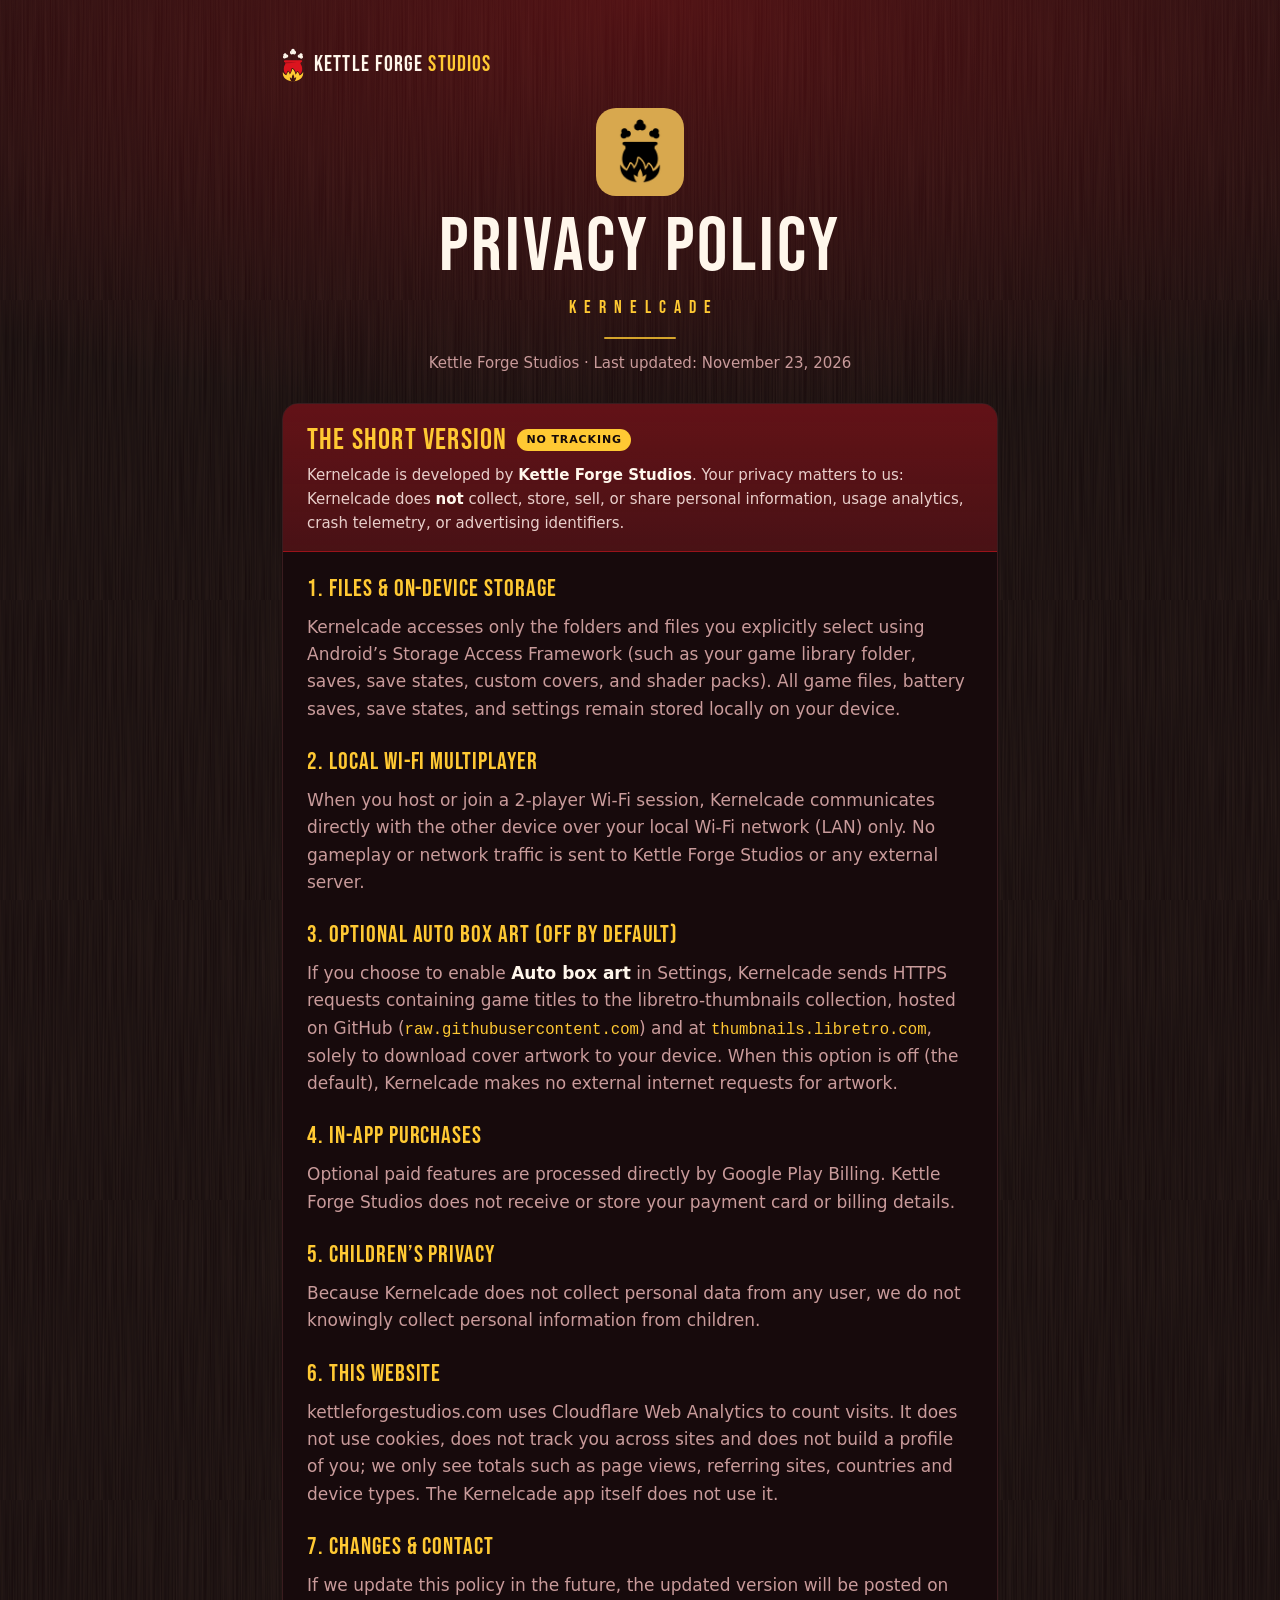
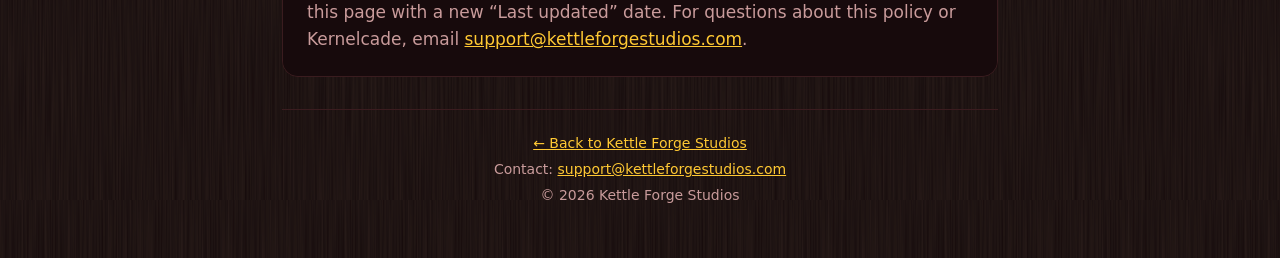
<file: privacy.html>
<!DOCTYPE html>
<html lang="en">
<head>
<meta charset="utf-8">
<meta name="viewport" content="width=device-width, initial-scale=1">
<title>Privacy Policy — Kernelcade | Kettle Forge Studios</title>
<meta name="description" content="Privacy Policy for Kernelcade by Kettle Forge Studios. No analytics, tracking, or personal data collection.">
<meta name="theme-color" content="#14090A">
<link rel="icon" type="image/png" href="favicon.png">
<style>
  :root {
    --bg: #14090A; --surface: #241113; --line: #3a1c1f;
    --red: #DC141E; --gold: #FFC933; --text: #FFF7EC; --dim: #C99B9B;
  }
  * { box-sizing: border-box; }
  html, body { margin: 0; }
  body {
    background: var(--bg); color: var(--text);
    font: 17px/1.6 system-ui, -apple-system, "Segoe UI", Roboto, sans-serif;
  }
  main { max-width: 760px; margin: 0 auto; padding: 48px 22px 48px; }
  .card {
    background: var(--surface); border: 1px solid var(--line);
    border-radius: 16px; padding: 28px 24px;
  }
  h1 {
    margin: 0 0 6px; font-size: clamp(26px, 5vw, 34px);
    color: var(--gold); line-height: 1.15;
  }
  .meta { color: var(--dim); font-size: 14px; margin: 0 0 22px; }
  h2 { margin: 24px 0 8px; font-size: 19px; color: var(--text); }
  p { margin: 0 0 12px; color: var(--dim); }
  strong { color: var(--text); }
  code { color: var(--gold); font-size: 0.92em; }
  a { color: var(--gold); }
  footer {
    margin-top: 32px; padding-top: 18px; border-top: 1px solid var(--line);
    color: var(--dim); font-size: 14px; text-align: center;
  }
  footer p { margin: 4px 0; }
@font-face{font-family:"Bebas Neue";src:url("/assets/fonts/bebas-neue.woff2") format("woff2");font-display:swap}
/* Headings: Bebas Neue (OFL, /assets/fonts/bebas-neue-OFL.txt) */
h1,h2{font-family:"Bebas Neue",system-ui,sans-serif;font-weight:400;letter-spacing:.04em}h1{font-size:44px}h2{font-size:28px}
</style>
<link rel="stylesheet" href="/assets/bg/textures.css">
<link rel="stylesheet" href="/assets/site.css">
<style>.kf-card .card-body h2{color:var(--gold);font-size:24px;margin:20px 0 6px}.kf-card .card-body h2:first-child{margin-top:0}.page-head .head-icon.app{border-radius:20px;width:88px;height:88px}</style>
</head>
<body class="tex-6">
<script src="/assets/bg/textures.js"></script>
<main>
  <nav class="site-top"><a class="home" href="/"><img src="/assets/brand/kfs-mark.svg" alt=""><span>Kettle Forge <b>Studios</b></span></a></nav>
  <header class="page-head">
    <img class="head-icon app" src="/kernelcade-icon.png" alt="">
    <h1>Privacy Policy</h1>
    <span class="kicker">Kernelcade</span>
    <hr class="rule">
    <p class="tagline">Kettle Forge Studios · Last updated: November 23, 2026</p>
  </header>

  <article class="kf-card">
    <div class="card-head">
      <div class="title-tags"><h2>The short version</h2> <span class="state now">No tracking</span></div>
      <p class="blurb" style="font-style:normal">
      Kernelcade is developed by <strong>Kettle Forge Studios</strong>. Your privacy matters to us:
      Kernelcade does <strong>not</strong> collect, store, sell, or share personal information,
      usage analytics, crash telemetry, or advertising identifiers.
    </p>
    </div>
    <div class="card-body">
    <h2>1. Files &amp; On-Device Storage</h2>
    <p>
      Kernelcade accesses only the folders and files you explicitly select using Android’s
      Storage Access Framework (such as your game library folder, saves, save states, custom covers,
      and shader packs). All game files, battery saves, save states, and settings remain stored
      locally on your device.
    </p>

    <h2>2. Local Wi-Fi Multiplayer</h2>
    <p>
      When you host or join a 2-player Wi-Fi session, Kernelcade communicates directly with the
      other device over your local Wi-Fi network (LAN) only. No gameplay or network traffic is
      sent to Kettle Forge Studios or any external server.
    </p>

    <h2>3. Optional Auto Box Art (Off by Default)</h2>
    <p>
      If you choose to enable <strong>Auto box art</strong> in Settings, Kernelcade sends HTTPS
      requests containing game titles to the libretro-thumbnails collection, hosted on GitHub
      (<code>raw.githubusercontent.com</code>) and at <code>thumbnails.libretro.com</code>, solely to
      download cover artwork to your device. When this option is off (the default), Kernelcade makes no
      external internet requests for artwork.
    </p>

    <h2>4. In-App Purchases</h2>
    <p>
      Optional paid features are processed directly by Google Play Billing. Kettle Forge Studios
      does not receive or store your payment card or billing details.
    </p>

    <h2>5. Children’s Privacy</h2>
    <p>
      Because Kernelcade does not collect personal data from any user, we do not knowingly collect
      personal information from children.
    </p>

    <h2>6. This Website</h2>
    <p>
      kettleforgestudios.com uses Cloudflare Web Analytics to count visits. It does not use cookies,
      does not track you across sites and does not build a profile of you; we only see totals such as
      page views, referring sites, countries and device types. The Kernelcade app itself does not use it.
    </p>

    <h2>7. Changes &amp; Contact</h2>
    <p>
      If we update this policy in the future, the updated version will be posted on this page with
      a new “Last updated” date. For questions about this policy or Kernelcade, email
      <a href="mailto:support@kettleforgestudios.com">support@kettleforgestudios.com</a>.
    </p>
    </div>
  </article>

  <footer class="kf-footer">
    <p><a href="/">&larr; Back to Kettle Forge Studios</a></p>
    <p>Contact: <a href="mailto:support@kettleforgestudios.com">support@kettleforgestudios.com</a></p>
    <p>&copy; 2026 Kettle Forge Studios</p>
  </footer>
</main>
</body>
</html>
</file>
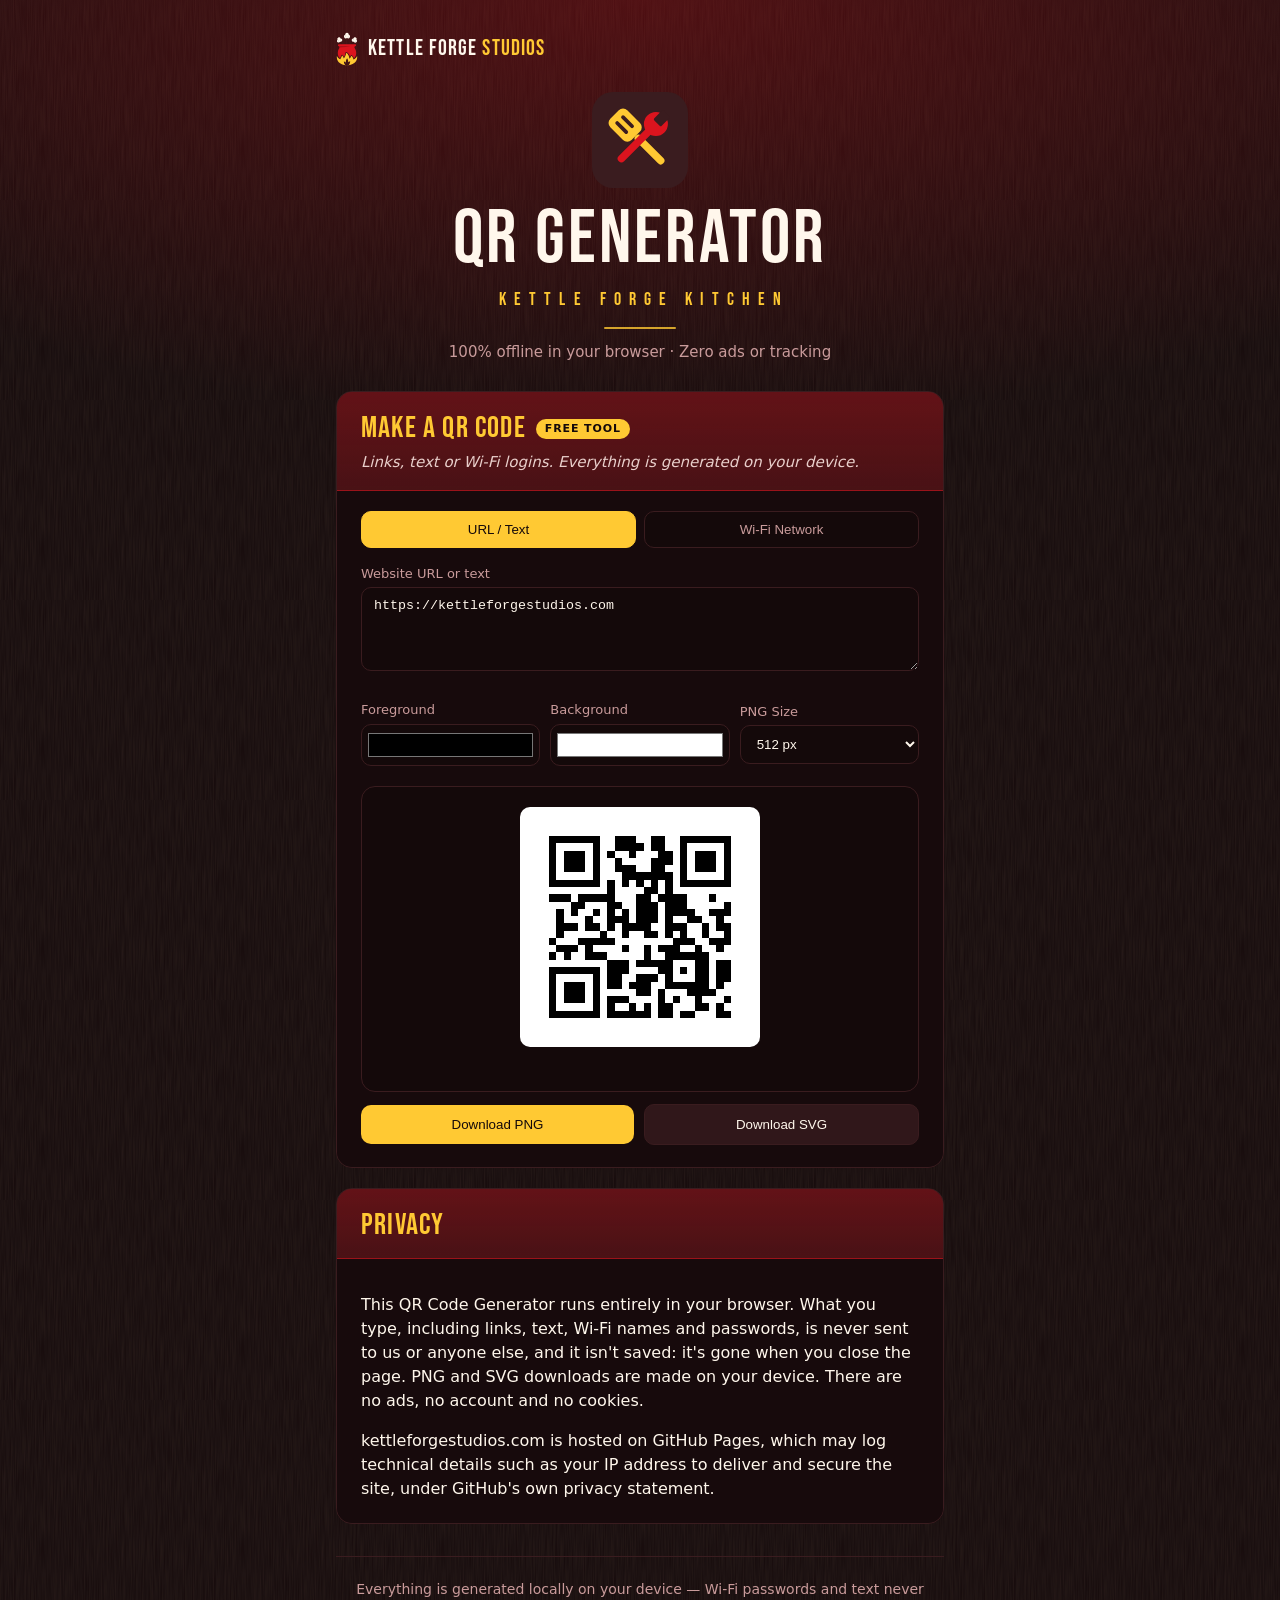
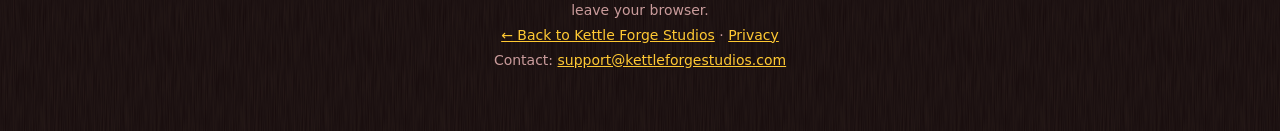
<file: qr.html>
<!DOCTYPE html>
<html lang="en">
<head>
<meta charset="utf-8">
<meta name="viewport" content="width=device-width, initial-scale=1">
<title>QR Code Generator — Kettle Forge Kitchen</title>
<meta name="description" content="Free, ad-free, 100% offline QR code generator for URLs, text, and Wi-Fi networks by Kettle Forge Studios.">
<meta name="theme-color" content="#14090A">
<link rel="icon" type="image/png" href="favicon.png">
<style>
  :root {
    --bg: #14090A; --surface: #241113; --line: #3a1c1f;
    --red: #DC141E; --gold: #FFC933; --text: #FFF7EC; --dim: #C99B9B;
  }
  * { box-sizing: border-box; }
  html, body { margin: 0; }
  body {
    background: var(--bg); color: var(--text);
    font: 16px/1.5 system-ui, -apple-system, "Segoe UI", Roboto, sans-serif;
  }
  main { max-width: 640px; margin: 0 auto; padding: 32px 16px 56px; }
  header { text-align: center; margin-bottom: 24px; }
  h1 { margin: 0; font-size: clamp(26px, 6vw, 34px); text-transform: uppercase; letter-spacing: .04em; }
  h1 span { color: var(--gold); }
  .sub { color: var(--dim); margin: 6px 0 0; font-size: 14px; }
  .card { background: var(--surface); border: 1px solid var(--line); border-radius: 16px; padding: 20px; }
  .tabs { display: flex; gap: 8px; margin-bottom: 16px; }
  .tab {
    flex: 1; padding: 10px; border-radius: 10px; border: 1px solid var(--line);
    background: var(--bg); color: var(--dim); font: 600 14px/1 inherit; cursor: pointer;
  }
  .tab.active { background: var(--gold); color: var(--bg); border-color: var(--gold); }
  label { display: block; font-size: 13px; color: var(--dim); margin: 10px 0 4px; }
  input, textarea, select {
    width: 100%; background: var(--bg); color: var(--text);
    border: 1px solid var(--line); border-radius: 10px; padding: 10px 12px;
    font: 15px/1.4 inherit;
  }
  textarea { min-height: 84px; resize: vertical; }
  .row { display: flex; gap: 10px; align-items: center; margin-top: 12px; flex-wrap: wrap; }
  .color-box { flex: 1; min-width: 110px; }
  .color-box input[type="color"] { height: 42px; padding: 4px; cursor: pointer; }
  button.primary {
    flex: 1; background: var(--gold); color: var(--bg); border: 0;
    border-radius: 10px; padding: 12px 16px; font: 700 15px/1 inherit; cursor: pointer;
  }
  button.ghost {
    flex: 1; background: #30171a; color: var(--text); border: 1px solid var(--line);
    border-radius: 10px; padding: 12px 16px; font: 600 14px/1 inherit; cursor: pointer;
  }
  button.ghost:hover { border-color: var(--gold); color: var(--gold); }
  .preview {
    margin-top: 20px; display: flex; flex-direction: column; align-items: center;
    padding: 20px; background: var(--bg); border: 1px solid var(--line); border-radius: 14px;
  }
  canvas { border-radius: 10px; image-rendering: pixelated; max-width: 100%; height: auto; }
  .err { color: #ff7b7b; font-size: 14px; margin-top: 10px; text-align: center; }
  footer { margin-top: 28px; text-align: center; color: var(--dim); font-size: 13px; }
  footer a { color: var(--gold); }
@font-face{font-family:"Bebas Neue";src:url("/assets/fonts/bebas-neue.woff2") format("woff2");font-display:swap}
/* Headings: Bebas Neue (OFL, /assets/fonts/bebas-neue-OFL.txt) */
h1{font-family:"Bebas Neue",system-ui,sans-serif;font-weight:400;letter-spacing:.04em;font-size:40px}
</style>
<link rel="stylesheet" href="/assets/bg/textures.css">
<link rel="stylesheet" href="/assets/site.css">
<style>.kf-card .card-body .tabs{margin-top:2px}</style>
</head>
<body class="tex-6">
<script src="/assets/bg/textures.js"></script>
<main>
  <nav class="site-top"><a class="home" href="/"><img src="/assets/brand/kfs-mark.svg" alt=""><span>Kettle Forge <b>Studios</b></span></a></nav>
  <header class="page-head">
    <img class="head-icon" src="/assets/brand/kitchen-icon.svg" alt="">
    <h1>QR Generator</h1>
    <span class="kicker">Kettle Forge Kitchen</span>
    <hr class="rule">
    <p class="tagline">100% offline in your browser · Zero ads or tracking</p>
  </header>

  <section class="kf-card">
    <div class="card-head">
      <div class="title-tags"><h2>Make a QR code</h2> <span class="state now">Free tool</span></div>
      <p class="blurb">Links, text or Wi-Fi logins. Everything is generated on your device.</p>
    </div>
    <div class="card-body">
    <div class="tabs">
      <button class="tab active" id="tabText">URL / Text</button>
      <button class="tab" id="tabWifi">Wi-Fi Network</button>
    </div>

    <div id="paneText">
      <label for="txt">Website URL or text</label>
      <textarea id="txt" placeholder="https://kettleforgestudios.com">https://kettleforgestudios.com</textarea>
    </div>

    <div id="paneWifi" style="display:none;">
      <label for="ssid">Wi-Fi Network Name (SSID)</label>
      <input id="ssid" placeholder="MyHomeWiFi">
      <label for="wpass">Password</label>
      <input id="wpass" placeholder="Leave blank for open network">
      <label for="wsec">Security</label>
      <select id="wsec">
        <option value="WPA" selected>WPA / WPA2 / WPA3</option>
        <option value="WEP">WEP</option>
        <option value="nopass">None (Open)</option>
      </select>
    </div>

    <div class="row">
      <div class="color-box">
        <label for="fg">Foreground</label>
        <input id="fg" type="color" value="#000000">
      </div>
      <div class="color-box">
        <label for="bg">Background</label>
        <input id="bg" type="color" value="#ffffff">
      </div>
      <div class="color-box">
        <label for="sz">PNG Size</label>
        <select id="sz">
          <option value="256">256 px</option>
          <option value="512" selected>512 px</option>
          <option value="1024">1024 px</option>
        </select>
      </div>
    </div>

    <div class="preview">
      <canvas id="cv"></canvas>
      <p class="err" id="err"></p>
    </div>

    <div class="row">
      <button class="primary" id="dlPng">Download PNG</button>
      <button class="ghost" id="dlSvg">Download SVG</button>
    </div>
    </div>
  </section>

  <section class="kf-card" id="privacy" style="margin-top:20px">
    <div class="card-head"><h2>Privacy</h2></div>
    <div class="card-body">
      <p>This QR Code Generator runs entirely in your browser. What you type, including links, text, Wi-Fi names and passwords, is never sent to us or anyone else, and it isn't saved: it's gone when you close the page. PNG and SVG downloads are made on your device. There are no ads, no account and no cookies.</p>
      <p>kettleforgestudios.com is hosted on GitHub Pages, which may log technical details such as your IP address to deliver and secure the site, under GitHub's own privacy statement.</p>
    </div>
  </section>

  <footer class="kf-footer">
    <p>Everything is generated locally on your device — Wi-Fi passwords and text never leave your browser.</p>
    <p><a href="/">&larr; Back to Kettle Forge Studios</a> · <a href="#privacy">Privacy</a></p>
    <p>Contact: <a href="mailto:support@kettleforgestudios.com">support@kettleforgestudios.com</a></p>
  </footer>
</main>

<script>
// Self-contained pure-JS Byte-mode QR encoder (Versions 1..10, ECC-L)
const QR = (() => {
  const EXP = new Uint8Array(512), LOG = new Uint8Array(256);
  for (let i = 0, x = 1; i < 255; i++) { EXP[i] = x; EXP[i + 255] = x; LOG[x] = i; x = (x << 1) ^ (x & 128 ? 0x11d : 0); }
  const mul = (a, b) => (a && b) ? EXP[LOG[a] + LOG[b]] : 0;
  const VER = [null,[19,7,1],[34,10,1],[55,15,1],[80,20,1],[108,26,1],[136,18,2],[156,20,2],[194,24,2],[232,30,2],[274,18,4]];
  const ALIGN = [null,[],[6,18],[6,22],[6,26],[6,30],[6,34],[6,22,38],[6,24,42],[6,26,46],[6,28,50]];
  function rsGen(deg) {
    let p = [1];
    for (let i = 0; i < deg; i++) {
      const q = new Array(p.length + 1).fill(0);
      for (let j = 0; j < p.length; j++) { q[j] ^= p[j]; q[j + 1] ^= mul(p[j], EXP[i]); }
      p = q;
    }
    return p;
  }
  function rsRem(data, ecLen) {
    const gen = rsGen(ecLen), rem = new Uint8Array(ecLen);
    for (const b of data) {
      const f = b ^ rem[0]; rem.copyWithin(0, 1); rem[ecLen - 1] = 0;
      for (let i = 0; i < ecLen; i++) rem[i] ^= mul(gen[i + 1], f);
    }
    return rem;
  }
  function encode(text) {
    const bytes = new TextEncoder().encode(text);
    let v = 1;
    while (v <= 10 && bytes.length + (v < 10 ? 2 : 3) > VER[v][0]) v++;
    if (v > 10) return null;
    const [dataCap, ecPer, blocks] = VER[v];
    const bits = [];
    const push = (val, len) => { for (let i = len - 1; i >= 0; i--) bits.push((val >> i) & 1); };
    push(4, 4); push(bytes.length, v < 10 ? 8 : 16);
    for (const b of bytes) push(b, 8);
    push(0, Math.min(4, dataCap * 8 - bits.length));
    while (bits.length % 8) bits.push(0);
    const cw = [];
    for (let i = 0; i < bits.length; i += 8) {
      let b = 0; for (let j = 0; j < 8; j++) b = (b << 1) | bits[i + j]; cw.push(b);
    }
    for (let p = 0; cw.length < dataCap; p++) cw.push(p & 1 ? 0x11 : 0xEC);
    const shortLen = Math.floor(dataCap / blocks), longBlocks = dataCap % blocks, shortBlocks = blocks - longBlocks;
    const dBlocks = [], eBlocks = [];
    for (let i = 0, off = 0; i < blocks; i++) {
      const len = shortLen + (i >= shortBlocks ? 1 : 0);
      const sl = cw.slice(off, off + len); off += len;
      dBlocks.push(sl); eBlocks.push(rsRem(sl, ecPer));
    }
    const stream = [];
    for (let i = 0; i < shortLen + (longBlocks ? 1 : 0); i++)
      for (const b of dBlocks) if (i < b.length) stream.push(b[i]);
    for (let i = 0; i < ecPer; i++)
      for (const e of eBlocks) stream.push(e[i]);
    const n = 17 + 4 * v;
    const m = Array.from({length: n}, () => new Int8Array(n));
    const fn = Array.from({length: n}, () => new Uint8Array(n));
    const setFn = (r, c, d) => { if (r >= 0 && r < n && c >= 0 && c < n) { m[r][c] = d ? 2 : 1; fn[r][c] = 1; } };
    const finder = (r, c) => {
      for (let dr = -1; dr <= 7; dr++) for (let dc = -1; dc <= 7; dc++) {
        const d = Math.max(Math.abs(dr - 3), Math.abs(dc - 3));
        setFn(r + dr, c + dc, d !== 2 && d !== 4);
      }
    };
    finder(0, 0); finder(0, n - 7); finder(n - 7, 0);
    for (let i = 8; i < n - 8; i++) { setFn(6, i, (i & 1) === 0); setFn(i, 6, (i & 1) === 0); }
    for (const r of ALIGN[v]) for (const c of ALIGN[v]) {
      if ((r === 6 && c === 6) || (r === 6 && c === n - 7) || (r === n - 7 && c === 6)) continue;
      for (let dr = -2; dr <= 2; dr++) for (let dc = -2; dc <= 2; dc++)
        setFn(r + dr, c + dc, Math.max(Math.abs(dr), Math.abs(dc)) !== 1);
    }
    setFn(n - 8, 8, true);
    for (let i = 0; i <= 8; i++) { if (i !== 6) { fn[8][i] = 1; fn[i][8] = 1; } }
    for (let i = n - 8; i < n; i++) { fn[8][i] = 1; fn[i][8] = 1; }
    if (v >= 7) {
      let rem = v; for (let i = 0; i < 12; i++) rem = (rem << 1) ^ ((rem >> 11) * 0x1F25);
      const vb = (v << 12) | rem;
      for (let i = 0; i < 18; i++) {
        const d = ((vb >> i) & 1) !== 0, a = n - 11 + (i % 3), b = Math.floor(i / 3);
        setFn(a, b, d); setFn(b, a, d);
      }
    }
    let bi = 0;
    for (let right = n - 1; right >= 1; right -= 2) {
      if (right === 6) right = 5;
      for (let vert = 0; vert < n; vert++) {
        const r = ((right + 1) & 2) === 0 ? (n - 1 - vert) : vert;
        for (let j = 0; j < 2; j++) {
          const c = right - j;
          if (fn[r][c]) continue;
          const bit = bi < stream.length * 8 ? ((stream[bi >> 3] >> (7 - (bi & 7))) & 1) : 0;
          bi++;
          m[r][c] = (bit ^ (((r + c) & 1) === 0 ? 1 : 0)) ? 2 : 1;
        }
      }
    }
    const fmt = 0x77C4;
    for (let i = 0; i < 15; i++) {
      const d = ((fmt >> i) & 1) !== 0;
      const r1 = i < 6 ? i : (i < 8 ? i + 1 : n - 15 + i), c1 = 8;
      const r2 = 8, c2 = i < 8 ? n - 1 - i : (i === 8 ? 7 : 14 - i);
      m[r1][c1] = d ? 2 : 1; m[r2][c2] = d ? 2 : 1;
    }
    return { n, m };
  }
  return { encode };
})();

let mode = "text", lastQr = null;
const $ = id => document.getElementById(id);
const escWifi = s => s.replace(/([\\;,:"])/g, "\\$1");

function payload() {
  if (mode === "wifi") {
    const s = $("ssid").value.trim();
    if (!s) return "";
    const t = $("wsec").value, p = $("wpass").value;
    return `WIFI:T:${t};S:${escWifi(s)};P:${t === "nopass" ? "" : escWifi(p)};;`;
  }
  return $("txt").value.trim();
}

function render() {
  const data = payload(), cv = $("cv"), err = $("err");
  err.textContent = "";
  if (!data) { lastQr = null; cv.width = cv.height = 0; return; }
  const qr = QR.encode(data);
  if (!qr) { lastQr = null; cv.width = cv.height = 0; err.textContent = "Too long for QR code (max ~270 characters)."; return; }
  lastQr = qr;
  const px = parseInt($("sz").value, 10) || 512;
  const cells = qr.n + 8;
  const scale = Math.max(4, Math.floor(px / cells));
  cv.width = cv.height = cells * scale;
  cv.style.width = "240px";
  const ctx = cv.getContext("2d");
  ctx.fillStyle = $("bg").value; ctx.fillRect(0, 0, cv.width, cv.height);
  ctx.fillStyle = $("fg").value;
  for (let r = 0; r < qr.n; r++) for (let c = 0; c < qr.n; c++)
    if (qr.m[r][c] === 2) ctx.fillRect((c + 4) * scale, (r + 4) * scale, scale, scale);
}

$("tabText").onclick = () => { mode = "text"; $("tabText").classList.add("active"); $("tabWifi").classList.remove("active"); $("paneText").style.display = ""; $("paneWifi").style.display = "none"; render(); };
$("tabWifi").onclick = () => { mode = "wifi"; $("tabWifi").classList.add("active"); $("tabText").classList.remove("active"); $("paneWifi").style.display = ""; $("paneText").style.display = "none"; render(); };
["txt", "ssid", "wpass", "wsec", "fg", "bg", "sz"].forEach(id => $(id).addEventListener("input", render));

$("dlPng").onclick = () => {
  if (!lastQr) return;
  const a = document.createElement("a");
  a.download = mode === "wifi" ? "wifi-qr.png" : "qr-code.png";
  a.href = $("cv").toDataURL("image/png"); a.click();
};
$("dlSvg").onclick = () => {
  if (!lastQr) return;
  const { n, m } = lastQr, cells = n + 8, fg = $("fg").value, bg = $("bg").value;
  let rects = `<rect width="${cells}" height="${cells}" fill="${bg}"/>`;
  for (let r = 0; r < n; r++) for (let c = 0; c < n; c++)
    if (m[r][c] === 2) rects += `<rect x="${c + 4}" y="${r + 4}" width="1" height="1" fill="${fg}"/>`;
  const svg = `<svg xmlns="http://www.w3.org/2000/svg" viewBox="0 0 ${cells} ${cells}" shape-rendering="crispEdges">${rects}</svg>`;
  const a = document.createElement("a");
  a.download = mode === "wifi" ? "wifi-qr.svg" : "qr-code.svg";
  a.href = URL.createObjectURL(new Blob([svg], { type: "image/svg+xml" })); a.click();
};
render();
</script>
</body>
</html>
</file>
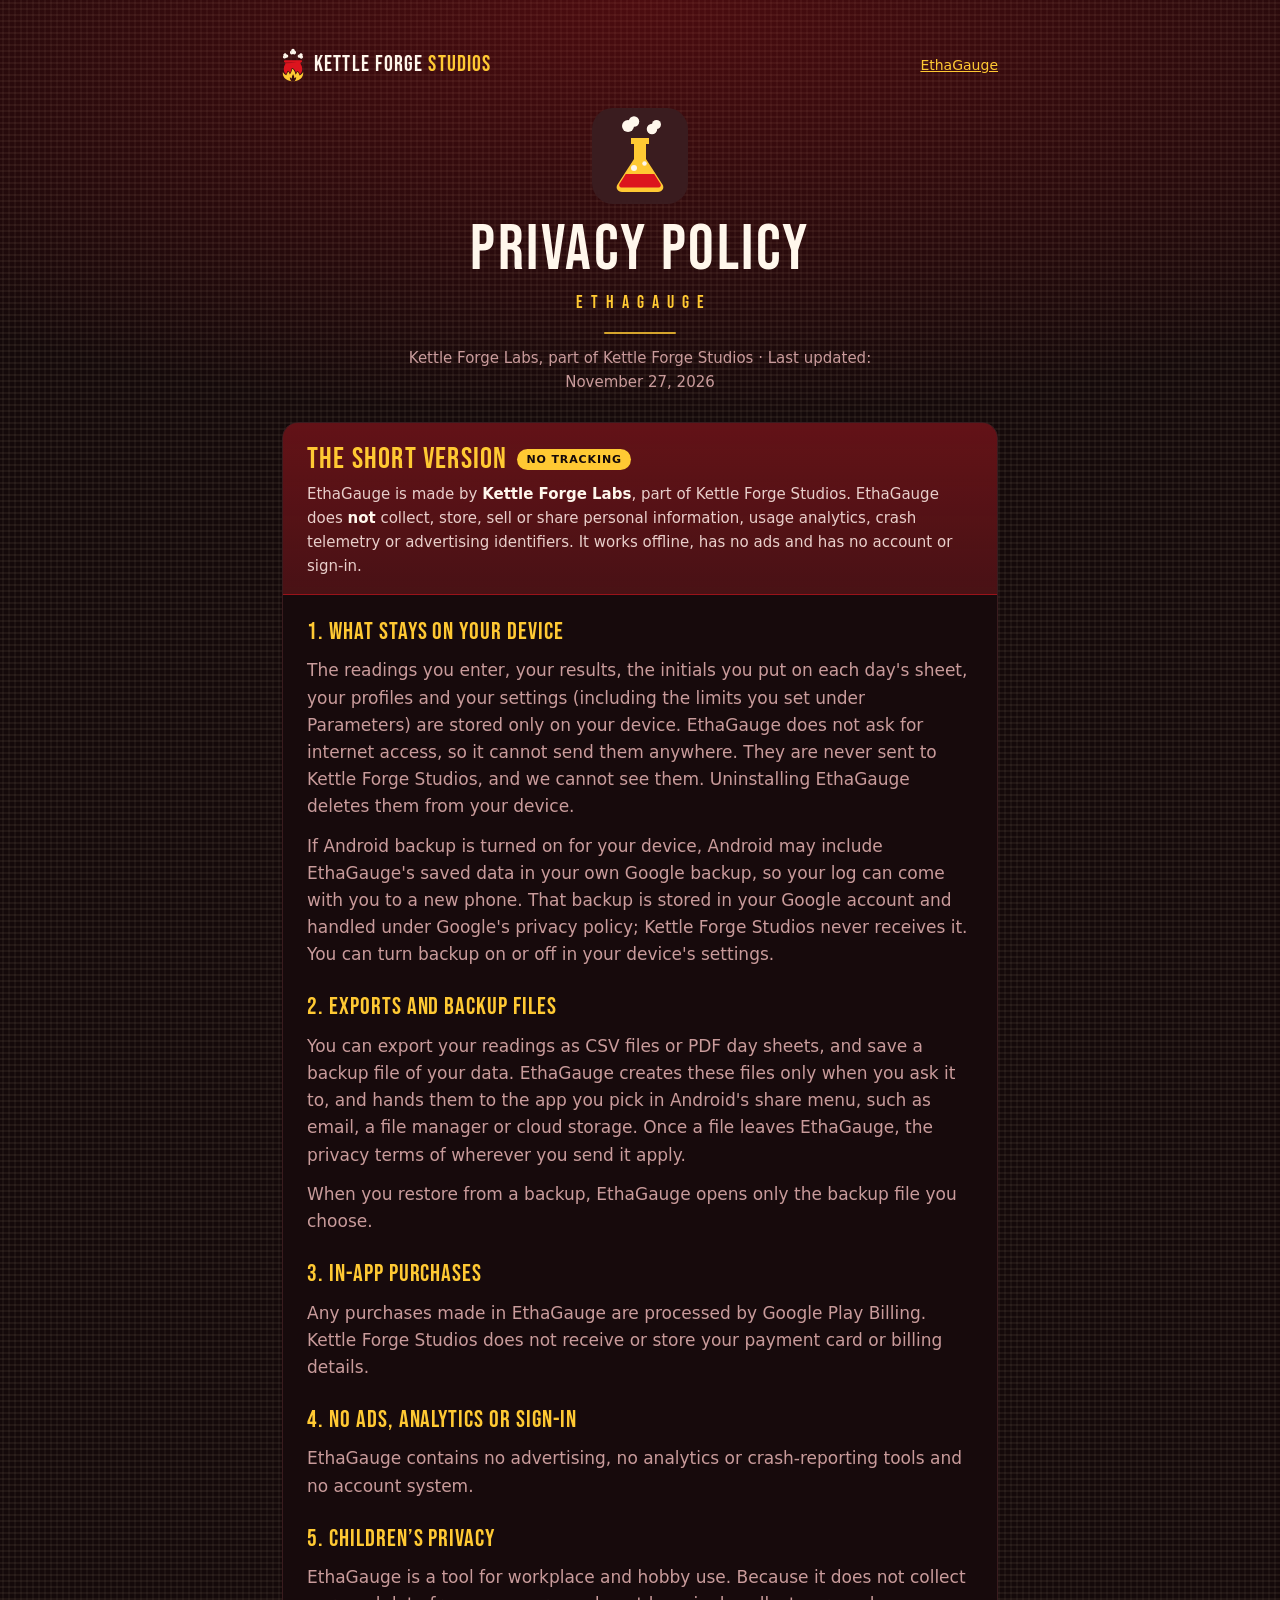
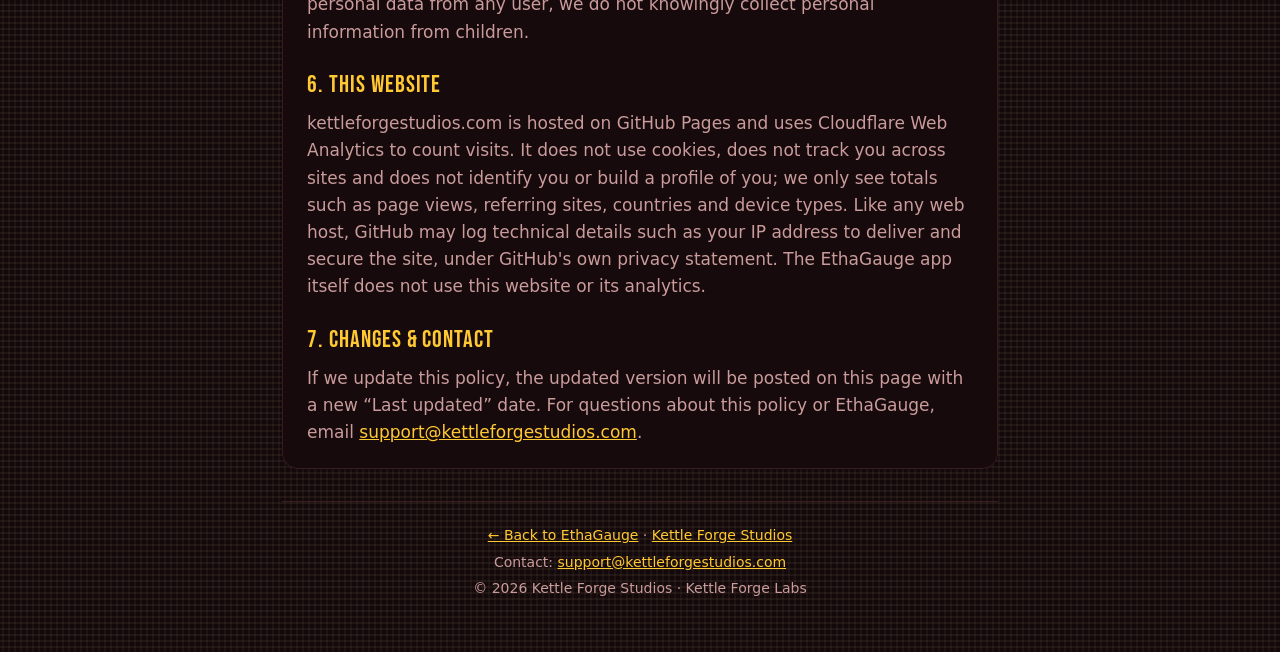
<file: ethagauge/privacy.html>
<!DOCTYPE html>
<html lang="en">
<head>
<meta charset="utf-8">
<meta name="viewport" content="width=device-width, initial-scale=1">
<title>Privacy Policy — EthaGauge | Kettle Forge Labs</title>
<meta name="description" content="Privacy Policy for EthaGauge by Kettle Forge Labs. Works offline, no ads, no analytics, no account, and no personal data collection.">
<meta name="theme-color" content="#14090A">
<link rel="icon" type="image/png" href="/favicon.png">
<style>
  :root {
    --bg: #14090A; --surface: #241113; --line: #3a1c1f;
    --red: #DC141E; --gold: #FFC933; --text: #FFF7EC; --dim: #C99B9B;
  }
  * { box-sizing: border-box; }
  html, body { margin: 0; }
  body {
    background: var(--bg); color: var(--text);
    font: 17px/1.6 system-ui, -apple-system, "Segoe UI", Roboto, sans-serif;
  }
  main { max-width: 760px; margin: 0 auto; padding: 48px 22px 48px; }
  p { margin: 0 0 12px; color: var(--dim); }
  strong { color: var(--text); }
  a { color: var(--gold); }
</style>
<link rel="stylesheet" href="/assets/bg/textures.css">
<link rel="stylesheet" href="/assets/site.css">
<style>.kf-card .card-body h2{color:var(--gold);font-size:24px;margin:20px 0 6px;font-family:"Bebas Neue",system-ui,sans-serif;font-weight:400;letter-spacing:.04em}.kf-card .card-body h2:first-child{margin-top:0}.page-head h1{font-size:clamp(40px,10vw,64px)}</style>
</head>
<body class="tex-6">
<script src="/assets/bg/textures.js"></script>
<main>
  <nav class="site-top"><a class="home" href="/"><img src="/assets/brand/kfs-mark.svg" alt=""><span>Kettle Forge <b>Studios</b></span></a><a class="side" href="/ethagauge/">EthaGauge</a></nav>
  <header class="page-head">
    <img class="head-icon" src="/assets/brand/labs-icon.svg" alt="">
    <h1>Privacy Policy</h1>
    <span class="kicker">EthaGauge</span>
    <hr class="rule">
    <p class="tagline">Kettle Forge Labs, part of Kettle Forge Studios · Last updated: November 27, 2026</p>
  </header>

  <article class="kf-card">
    <div class="card-head">
      <div class="title-tags"><h2>The short version</h2> <span class="state now">No tracking</span></div>
      <p class="blurb" style="font-style:normal">
        EthaGauge is made by <strong>Kettle Forge Labs</strong>, part of Kettle Forge Studios.
        EthaGauge does <strong>not</strong> collect, store, sell or share personal information,
        usage analytics, crash telemetry or advertising identifiers. It works offline, has no ads
        and has no account or sign-in.
      </p>
    </div>
    <div class="card-body">
    <h2>1. What stays on your device</h2>
    <p>
      The readings you enter, your results, the initials you put on each day's sheet, your
      profiles and your settings (including the limits you set under Parameters) are stored only
      on your device. EthaGauge does not ask for internet access, so it cannot send them anywhere.
      They are never sent to Kettle Forge Studios, and we cannot see them. Uninstalling EthaGauge
      deletes them from your device.
    </p>
    <p>
      If Android backup is turned on for your device, Android may include EthaGauge's saved data
      in your own Google backup, so your log can come with you to a new phone. That backup is
      stored in your Google account and handled under Google's privacy policy; Kettle Forge Studios
      never receives it. You can turn backup on or off in your device's settings.
    </p>

    <h2>2. Exports and backup files</h2>
    <p>
      You can export your readings as CSV files or PDF day sheets, and save a backup file of your
      data. EthaGauge creates these files only when you ask it to, and hands them to the app you
      pick in Android's share menu, such as email, a file manager or cloud storage. Once a file
      leaves EthaGauge, the privacy terms of wherever you send it apply.
    </p>
    <p>
      When you restore from a backup, EthaGauge opens only the backup file you choose.
    </p>

    <h2>3. In-App Purchases</h2>
    <p>
      Any purchases made in EthaGauge are processed by Google Play Billing. Kettle Forge Studios does
      not receive or store your payment card or billing details.
    </p>

    <h2>4. No ads, analytics or sign-in</h2>
    <p>
      EthaGauge contains no advertising, no analytics or crash-reporting tools and no account
      system.
    </p>

    <h2>5. Children’s Privacy</h2>
    <p>
      EthaGauge is a tool for workplace and hobby use. Because it does not collect personal data
      from any user, we do not knowingly collect personal information from children.
    </p>

    <h2>6. This Website</h2>
    <p>
      kettleforgestudios.com is hosted on GitHub Pages and uses Cloudflare Web Analytics to count
      visits. It does not use cookies, does not track you across sites and does not identify you or
      build a profile of you; we only see totals such as page views, referring sites, countries and
      device types. Like any web host, GitHub may log technical details such as your IP address to
      deliver and secure the site, under GitHub's own privacy statement. The EthaGauge app itself
      does not use this website or its analytics.
    </p>

    <h2>7. Changes &amp; Contact</h2>
    <p>
      If we update this policy, the updated version will be posted on this page with a new
      “Last updated” date. For questions about this policy or EthaGauge, email
      <a href="mailto:support@kettleforgestudios.com">support@kettleforgestudios.com</a>.
    </p>
    </div>
  </article>

  <footer class="kf-footer">
    <p><a href="/ethagauge/">&larr; Back to EthaGauge</a> · <a href="/">Kettle Forge Studios</a></p>
    <p>Contact: <a href="mailto:support@kettleforgestudios.com">support@kettleforgestudios.com</a></p>
    <p>&copy; 2026 Kettle Forge Studios · Kettle Forge Labs</p>
  </footer>
</main>
</body>
</html>
</file>
<file: assets/bg/textures.css>
/* Site-wide background: forge glow + one of six rural/corn textures.
   textures.js picks one at random per visit; the class in the HTML (tex-6) is the no-script default. */
/* 1. Barn wood */
body.tex-1 { background: radial-gradient(ellipse 120% 600px at 50% 0%, rgba(220,20,30,.28), rgba(220,20,30,0) 70%), url("data:image/svg+xml;utf8,%3Csvg%20xmlns%3D%27http%3A//www.w3.org/2000/svg%27%20width%3D%27240%27%20height%3D%27400%27%3E%3Cfilter%20id%3D%27w%27%3E%3CfeTurbulence%20type%3D%27fractalNoise%27%20baseFrequency%3D%27.012%20.35%27%20numOctaves%3D%273%27%20seed%3D%274%27/%3E%3CfeColorMatrix%20values%3D%270%200%200%200%201%20%200%200%200%200%20.75%20%200%200%200%200%20.6%20%200%200%200%20.10%200%27/%3E%3C/filter%3E%3Crect%20width%3D%27100%25%27%20height%3D%27100%25%27%20filter%3D%27url%28%23w%29%27/%3E%3Cg%20stroke%3D%27%23000%27%20stroke-opacity%3D%27.35%27%20stroke-width%3D%272%27%3E%3Cline%20x1%3D%270%27%20y1%3D%270%27%20x2%3D%270%27%20y2%3D%27400%27/%3E%3Cline%20x1%3D%2780%27%20y1%3D%270%27%20x2%3D%2780%27%20y2%3D%27400%27/%3E%3Cline%20x1%3D%27160%27%20y1%3D%270%27%20x2%3D%27160%27%20y2%3D%27400%27/%3E%3C/g%3E%3C/svg%3E"), #14090A; }
/* 2. Burlap sack */
body.tex-2 { background: radial-gradient(ellipse 120% 600px at 50% 0%, rgba(220,20,30,.28), rgba(220,20,30,0) 70%), url("data:image/svg+xml;utf8,%3Csvg%20xmlns%3D%27http%3A//www.w3.org/2000/svg%27%20width%3D%2712%27%20height%3D%2712%27%3E%3Cg%20stroke%3D%27%23FFE2B8%27%20stroke-opacity%3D%27.06%27%20stroke-width%3D%272%27%3E%3Cline%20x1%3D%270%27%20y1%3D%273%27%20x2%3D%2712%27%20y2%3D%273%27/%3E%3Cline%20x1%3D%270%27%20y1%3D%279%27%20x2%3D%2712%27%20y2%3D%279%27/%3E%3Cline%20x1%3D%273%27%20y1%3D%270%27%20x2%3D%273%27%20y2%3D%2712%27%20stroke-opacity%3D%27.045%27/%3E%3Cline%20x1%3D%279%27%20y1%3D%270%27%20x2%3D%279%27%20y2%3D%2712%27%20stroke-opacity%3D%27.045%27/%3E%3C/g%3E%3C/svg%3E"), #14090A; }
/* 3. Husk fibers */
body.tex-3 { background: radial-gradient(ellipse 120% 600px at 50% 0%, rgba(220,20,30,.28), rgba(220,20,30,0) 70%), url("data:image/svg+xml;utf8,%3Csvg%20xmlns%3D%27http%3A//www.w3.org/2000/svg%27%20width%3D%27300%27%20height%3D%27300%27%3E%3Cfilter%20id%3D%27h%27%3E%3CfeTurbulence%20type%3D%27fractalNoise%27%20baseFrequency%3D%27.6%20.008%27%20numOctaves%3D%272%27%20seed%3D%277%27/%3E%3CfeColorMatrix%20values%3D%270%200%200%200%201%20%200%200%200%200%20.85%20%200%200%200%200%20.55%20%200%200%200%20.09%200%27/%3E%3C/filter%3E%3Crect%20width%3D%27100%25%27%20height%3D%27100%25%27%20filter%3D%27url%28%23h%29%27/%3E%3C/svg%3E"), #14090A; }
/* 4. Corn cob kernels */
body.tex-4 { background: radial-gradient(ellipse 120% 600px at 50% 0%, rgba(220,20,30,.28), rgba(220,20,30,0) 70%), url("data:image/svg+xml;utf8,%3Csvg%20xmlns%3D%27http%3A//www.w3.org/2000/svg%27%20width%3D%2728%27%20height%3D%2724%27%3E%3Cg%20fill%3D%27%23FFC933%27%20fill-opacity%3D%27.045%27%3E%3Crect%20x%3D%271%27%20y%3D%271%27%20width%3D%2712%27%20height%3D%2710%27%20rx%3D%274%27/%3E%3Crect%20x%3D%2715%27%20y%3D%271%27%20width%3D%2712%27%20height%3D%2710%27%20rx%3D%274%27/%3E%3Crect%20x%3D%278%27%20y%3D%2713%27%20width%3D%2712%27%20height%3D%2710%27%20rx%3D%274%27/%3E%3Crect%20x%3D%27-6%27%20y%3D%2713%27%20width%3D%2712%27%20height%3D%2710%27%20rx%3D%274%27/%3E%3Crect%20x%3D%2722%27%20y%3D%2713%27%20width%3D%2712%27%20height%3D%2710%27%20rx%3D%274%27/%3E%3C/g%3E%3C/svg%3E"), #14090A; }
/* 5. Cornfield rows */
body.tex-5 { background: radial-gradient(ellipse 120% 600px at 50% 0%, rgba(220,20,30,.28), rgba(220,20,30,0) 70%), url("data:image/svg+xml;utf8,%3Csvg%20xmlns%3D%27http%3A//www.w3.org/2000/svg%27%20width%3D%2740%27%20height%3D%2740%27%3E%3Cg%20stroke%3D%27%23FFC933%27%20stroke-opacity%3D%27.05%27%20stroke-width%3D%271.5%27%3E%3Cpath%20d%3D%27M-10%2050%20L50%20-10%27/%3E%3Cpath%20d%3D%27M10%2050%20L70%20-10%27/%3E%3Cpath%20d%3D%27M-30%2050%20L30%20-10%27/%3E%3C/g%3E%3C/svg%3E"), #14090A; }
/* 6. Grain + husk */
body.tex-6 { background: radial-gradient(ellipse 120% 600px at 50% 0%, rgba(220,20,30,.28), rgba(220,20,30,0) 70%), url("data:image/svg+xml;utf8,%3Csvg%20xmlns%3D%27http%3A//www.w3.org/2000/svg%27%20width%3D%27200%27%20height%3D%27200%27%3E%3Cfilter%20id%3D%27g%27%3E%3CfeTurbulence%20type%3D%27fractalNoise%27%20baseFrequency%3D%27.9%20.03%27%20numOctaves%3D%272%27%20stitchTiles%3D%27stitch%27%20seed%3D%272%27/%3E%3CfeColorMatrix%20values%3D%270%200%200%200%201%20%200%200%200%200%20.8%20%200%200%200%200%20.6%20%200%200%200%20.08%200%27/%3E%3C/filter%3E%3Crect%20width%3D%27100%25%27%20height%3D%27100%25%27%20filter%3D%27url%28%23g%29%27/%3E%3C/svg%3E"), #14090A; }
</file>
<file: assets/site.css>
/* Shared Kettle Forge look for inner pages (matches the homepage).
   Load AFTER a page's own <style> so these win. */
@font-face { font-family: "Bebas Neue"; src: url("/assets/fonts/bebas-neue.woff2") format("woff2"); font-display: swap; }
:root { --bg:#14090A; --surface:#241113; --line:#3a1c1f; --red:#DC141E; --gold:#FFC933; --text:#FFF7EC; --dim:#C99B9B; }

/* Small brand bar at the top of inner pages: links home */
.site-top { display:flex; align-items:center; justify-content:space-between; gap:12px; margin: 0 0 26px; }
.site-top .home { display:flex; align-items:center; gap:10px; text-decoration:none; color:var(--text); }
.site-top .home img { height:34px; width:auto; }
.site-top .home span { font-family:"Bebas Neue",system-ui,sans-serif; font-size:22px; letter-spacing:.05em; line-height:1; }
.site-top .home span b { color:var(--gold); font-weight:400; }
.site-top .side { font-size:14px; color:var(--gold); }

/* Page header: big icon, big title, gold spaced subtitle, gold rule, small tagline */
.page-head { text-align:center; margin: 0 0 28px; }
.page-head .head-icon { width:96px; height:96px; display:block; margin:0 auto 12px; }
.page-head h1 { margin:0; font-family:"Bebas Neue",system-ui,sans-serif; font-weight:400; letter-spacing:.04em;
  font-size: clamp(46px, 12vw, 76px); line-height:1.05; color:var(--text); text-transform:uppercase; }
.page-head .kicker { display:block; color:var(--gold); font-family:"Bebas Neue",system-ui,sans-serif;
  font-size: 18px; letter-spacing:.45em; padding-left:.45em; margin-top:6px; text-transform:uppercase; }
.page-head .rule { width:72px; height:2px; border:0; margin:14px auto 0; background:var(--gold); opacity:.8; border-radius:2px; }
.page-head .tagline { color:var(--dim); font-size:15px; margin:12px auto 0; max-width:520px; }

/* Two-tone cards: tinted header band + darker body */
.kf-card { background:var(--surface); border:1px solid var(--line); border-radius:16px; overflow:hidden; margin: 0 0 18px; padding:0; }
.kf-card .card-head { padding:20px 24px 16px; border-bottom:1px solid rgba(220,20,30,.45);
  background: linear-gradient(180deg, rgba(220,20,30,.34), rgba(220,20,30,.20)); }
.kf-card .card-head h2 { margin:0; font-family:"Bebas Neue",system-ui,sans-serif; font-weight:400; letter-spacing:.04em; font-size:30px; color:var(--gold); line-height:1.1; }
.kf-card .card-head .blurb { color:#E9CFCB; font-style:italic; font-size:15px; margin:6px 0 0; }
.kf-card .card-head .head-row { display:flex; align-items:center; gap:12px; }
.kf-card .card-head .head-row img { width:40px; height:40px; flex:none; }
/* Card title on the left, status tags to its right (they wrap under it on narrow screens) */
.kf-card .card-head .title-tags { display:flex; flex-wrap:wrap; align-items:center; gap:4px 10px; }
.kf-card .card-head .title-tags .state, .kf-card .card-head .head-row .state { margin:0; }
.kf-card .card-head .head-row { flex-wrap:wrap; }
.kf-card .card-body { padding:18px 24px 22px; background:#170A0C; }
.kf-card .card-body > :last-child { margin-bottom:0; }

/* Status labels */
.state { display:inline-block; font-size:11px; font-weight:700; letter-spacing:.08em; text-transform:uppercase;
  border-radius:999px; padding:2px 9px; margin-bottom:8px; font-family: system-ui, sans-serif; }
.state.now { background:var(--gold); color:var(--bg); }
.state.dev { border:1px solid var(--gold); color:var(--gold); }
.state.soon { border:1px solid var(--dim); color:var(--dim); }

/* Footer */
.kf-footer { margin-top:32px; padding-top:18px; border-top:1px solid var(--line); color:var(--dim); font-size:14px; text-align:center; }
.kf-footer p { margin:4px 0; color:var(--dim); }
.kf-footer a { color:var(--gold); }
.status-line { margin:14px 0 0; }
.status-line .state { margin:0 6px 0 0; }
.status-line .updated { color:var(--dim); font-size:13px; white-space:nowrap; }
</file>
